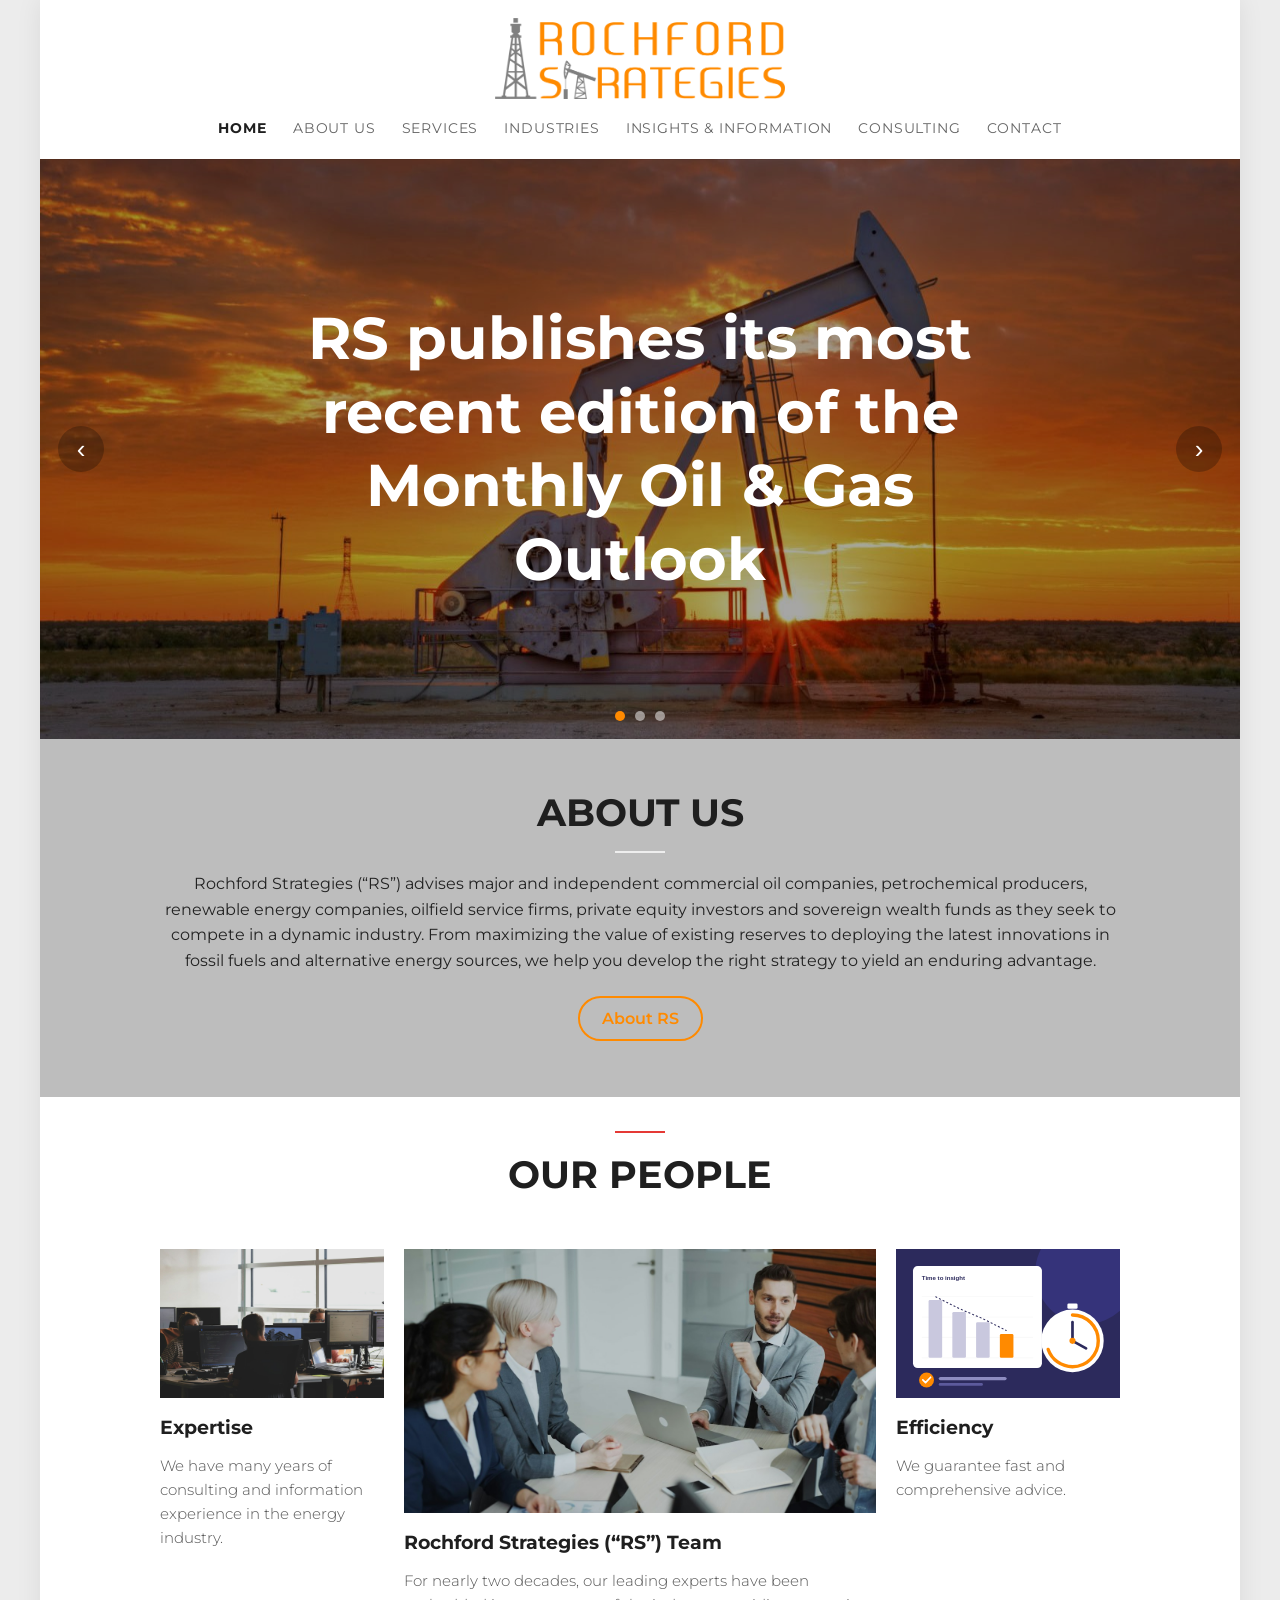
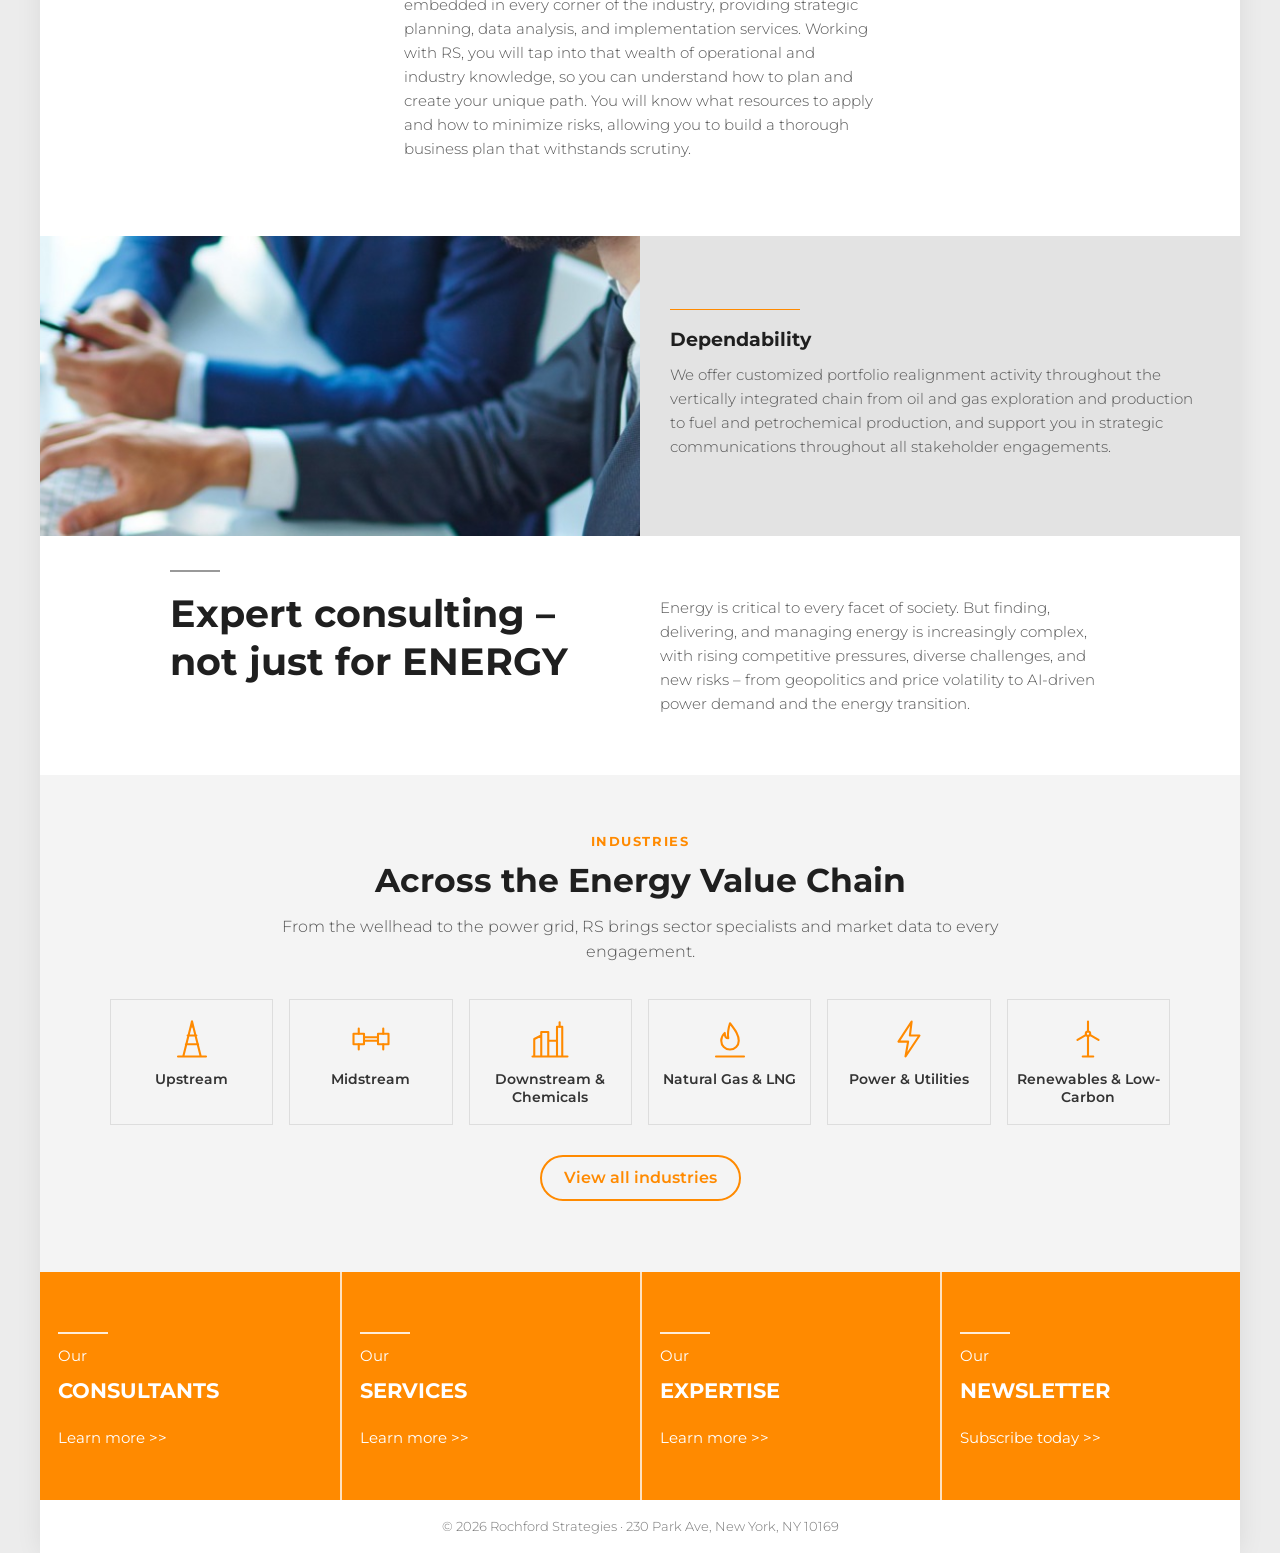
<file: index.html>
<!DOCTYPE html>
<html lang="en">
<head>
  <meta charset="utf-8">
  <meta name="viewport" content="width=device-width, initial-scale=1">
  <title>Rochford Strategies | World-Class Energy Consulting</title>
  <meta name="description" content="Rochford Strategies (RS) provides world-class energy consulting and information services to oil and gas, petrochemical, renewable energy and utility companies and investors.">
  <link rel="icon" href="images/logo.png">
  <link rel="preconnect" href="https://fonts.googleapis.com">
  <link rel="preconnect" href="https://fonts.gstatic.com" crossorigin>
  <link href="https://fonts.googleapis.com/css2?family=Montserrat:wght@300;400;500;600;700&display=swap" rel="stylesheet">
  <link rel="stylesheet" href="css/style.css">
  <link rel="canonical" href="https://www.rochfordintl.com/">
  <script type="application/ld+json">
  {
    "@context": "https://schema.org",
    "@type": "ProfessionalService",
    "name": "Rochford Strategies",
    "alternateName": "RS",
    "url": "https://www.rochfordintl.com/",
    "logo": "https://www.rochfordintl.com/images/logo.png",
    "image": "https://www.rochfordintl.com/images/HomePage_3.jpg",
    "description": "Energy consulting and market intelligence for oil and gas, LNG, power, renewable energy companies and investors.",
    "address": {
      "@type": "PostalAddress",
      "streetAddress": "230 Park Ave",
      "addressLocality": "New York",
      "addressRegion": "NY",
      "postalCode": "10169",
      "addressCountry": "US"
    },
    "areaServed": "Worldwide"
  }
  </script>
</head>
<body>
  <header class="site-header">
    <a href="index.html"><img class="logo" src="images/logo.png" alt="Rochford Strategies"></a>
    <nav class="main-nav" aria-label="Main">
      <ul>
        <li><a href="index.html" class="active" aria-current="page">Home</a></li>
        <li><a href="about.html">About Us</a></li>
        <li><a href="services.html">Services</a></li>
        <li><a href="industries.html">Industries</a></li>
        <li><a href="insights.html">Insights &amp; Information</a></li>
        <li><a href="consulting.html">Consulting</a></li>
        <li><a href="contact.html">Contact</a></li>
      </ul>
    </nav>
  </header>

  <main>
    <!-- Part A: slider -->
    <section class="slider" aria-roledescription="carousel" aria-label="Highlights" tabindex="0">
      <div class="slide" style="background-image:url('images/HomePage_1.jpg')">
        <div class="slide-content">
          <h2>RS publishes its most recent edition of the Monthly Oil &amp; Gas Outlook</h2>
        </div>
      </div>
      <div class="slide" style="background-image:url('images/HomePage_2.jpg')">
        <div class="slide-content">
          <h2 class="caps">&ldquo;Together we reach the goal&rdquo;</h2>
          <p>Let us put our expertise to work for you.</p>
        </div>
      </div>
      <div class="slide" style="background-image:url('images/HomePage_3.jpg')">
        <div class="slide-content">
          <h2>World-Class Energy Consulting and Information Services</h2>
        </div>
      </div>
      <button class="slider-arrow prev" type="button" aria-label="Previous slide">&#8249;</button>
      <button class="slider-arrow next" type="button" aria-label="Next slide">&#8250;</button>
      <div class="slider-dots"></div>
    </section>

    <!-- Part B: about us -->
    <section class="about">
      <div class="container">
        <h2>About Us</h2>
        <span class="rule center" style="background:#eee"></span>
        <p>Rochford Strategies (&ldquo;RS&rdquo;) advises major and independent commercial oil companies, petrochemical producers, renewable energy companies, oilfield service firms, private equity investors and sovereign wealth funds as they seek to compete in a dynamic industry. From maximizing the value of existing reserves to deploying the latest innovations in fossil fuels and alternative energy sources, we help you develop the right strategy to yield an enduring advantage.</p>
        <p style="margin-top:22px"><a class="btn-outline" href="about.html">About RS</a></p>
      </div>
    </section>

    <!-- Part C: our people -->
    <section class="people">
      <div class="container">
        <span class="rule center" style="background:#e53935"></span>
        <h2>Our People</h2>
        <div class="people-grid">
          <div>
            <img src="images/Home_Expertise.jpg" alt="Analysts working at multi-monitor workstations">
            <h3>Expertise</h3>
            <p>We have many years of consulting and information experience in the energy industry.</p>
          </div>
          <div class="wide">
            <img src="images/Home_Team.jpg" alt="Rochford Strategies team meeting around a table with laptops">
            <h3>Rochford Strategies (&ldquo;RS&rdquo;) Team</h3>
            <p>For nearly two decades, our leading experts have been embedded in every corner of the industry, providing strategic planning, data analysis, and implementation services. Working with RS, you will tap into that wealth of operational and industry knowledge, so you can understand how to plan and create your unique path. You will know what resources to apply and how to minimize risks, allowing you to build a thorough business plan that withstands scrutiny.</p>
          </div>
          <div>
            <img src="images/illus-efficiency.svg" alt="Illustration: a chart of shrinking time to insight and a stopwatch">
            <h3>Efficiency</h3>
            <p>We guarantee fast and comprehensive advice.</p>
          </div>
        </div>
      </div>
    </section>

    <!-- Part D: dependability -->
    <section class="split">
      <div class="media" style="background-image:url('images/Home_Dependability.jpg')" role="img" aria-label="Consultants working at a computer"></div>
      <div class="copy">
        <span class="rule"></span>
        <h3>Dependability</h3>
        <p>We offer customized portfolio realignment activity throughout the vertically integrated chain from oil and gas exploration and production to fuel and petrochemical production, and support you in strategic communications throughout all stakeholder engagements.</p>
      </div>
    </section>

    <!-- Part E: expert consulting -->
    <section class="expert">
      <div class="container">
        <div>
          <span class="rule grey"></span>
          <h2>Expert consulting &ndash; not just for ENERGY</h2>
        </div>
        <p>Energy is critical to every facet of society. But finding, delivering, and managing energy is increasingly complex, with rising competitive pressures, diverse challenges, and new risks &ndash; from geopolitics and price volatility to AI-driven power demand and the energy transition.</p>
      </div>
    </section>

    <!-- Industries we serve -->
    <section class="section alt">
      <div class="container">
        <div class="section-head center">
          <span class="kicker">Industries</span>
          <h2>Across the Energy Value Chain</h2>
          <p>From the wellhead to the power grid, RS brings sector specialists and market data to every engagement.</p>
        </div>
        <div class="industry-strip">
          <div><img src="images/icons/upstream.svg" alt="" width="42" height="42" style="margin:0 auto 10px"><span>Upstream</span></div>
          <div><img src="images/icons/midstream.svg" alt="" width="42" height="42" style="margin:0 auto 10px"><span>Midstream</span></div>
          <div><img src="images/icons/downstream.svg" alt="" width="42" height="42" style="margin:0 auto 10px"><span>Downstream &amp; Chemicals</span></div>
          <div><img src="images/icons/gas.svg" alt="" width="42" height="42" style="margin:0 auto 10px"><span>Natural Gas &amp; LNG</span></div>
          <div><img src="images/icons/power.svg" alt="" width="42" height="42" style="margin:0 auto 10px"><span>Power &amp; Utilities</span></div>
          <div><img src="images/icons/renewables.svg" alt="" width="42" height="42" style="margin:0 auto 10px"><span>Renewables &amp; Low-Carbon</span></div>
        </div>
        <p class="center"><a class="btn-outline" href="industries.html">View all industries</a></p>
      </div>
    </section>
  </main>

  <!-- Part F: footer -->
  <footer>
    <div class="footer-cols">
      <div class="footer-col"><span class="rule"></span><small>Our</small><h4>Consultants</h4><span class="link">Learn more &gt;&gt;</span></div>
      <div class="footer-col"><span class="rule"></span><small>Our</small><h4>Services</h4><span class="link">Learn more &gt;&gt;</span></div>
      <div class="footer-col"><span class="rule"></span><small>Our</small><h4>Expertise</h4><span class="link">Learn more &gt;&gt;</span></div>
      <div class="footer-col"><span class="rule"></span><small>Our</small><h4>Newsletter</h4><span class="link">Subscribe today &gt;&gt;</span></div>
    </div>
    <p class="copyright">&copy; 2026 Rochford Strategies &middot; 230 Park Ave, New York, NY 10169</p>
  </footer>

  <script src="js/main.js"></script>
</body>
</html>
</file>
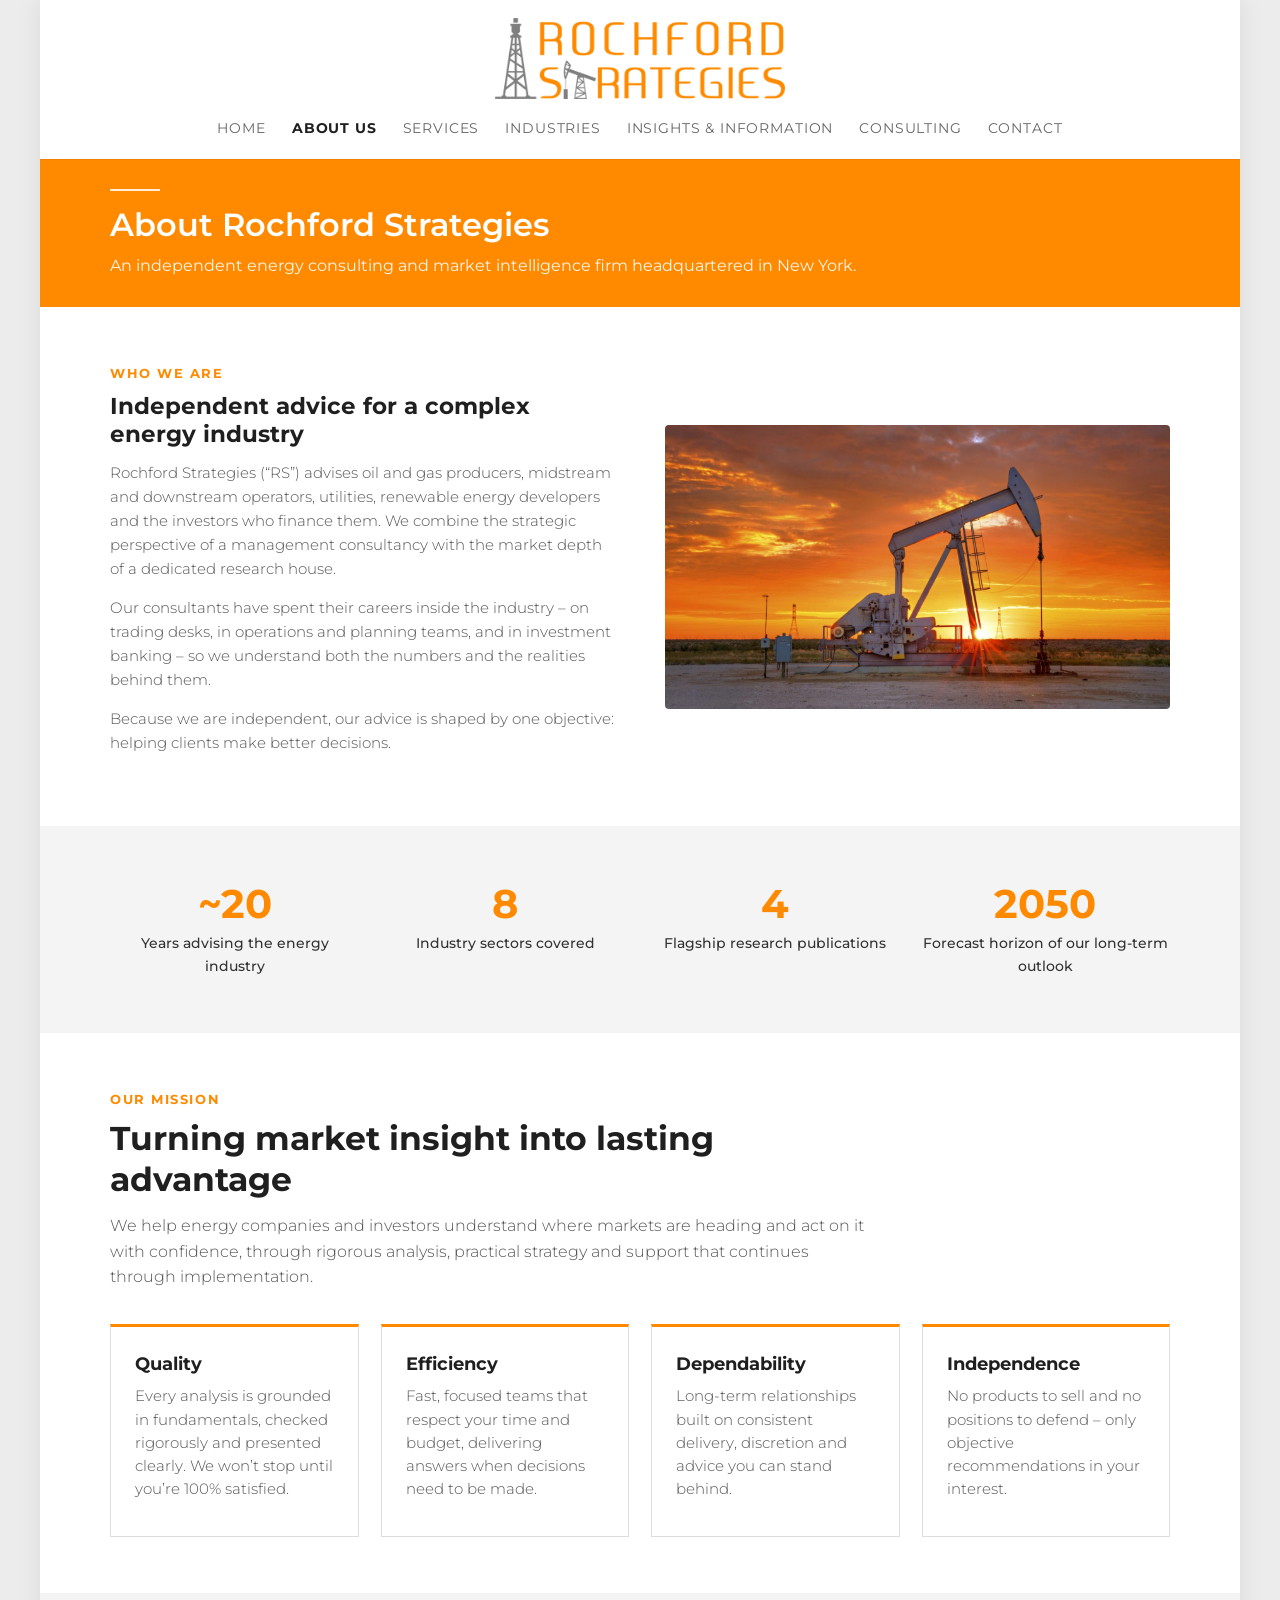
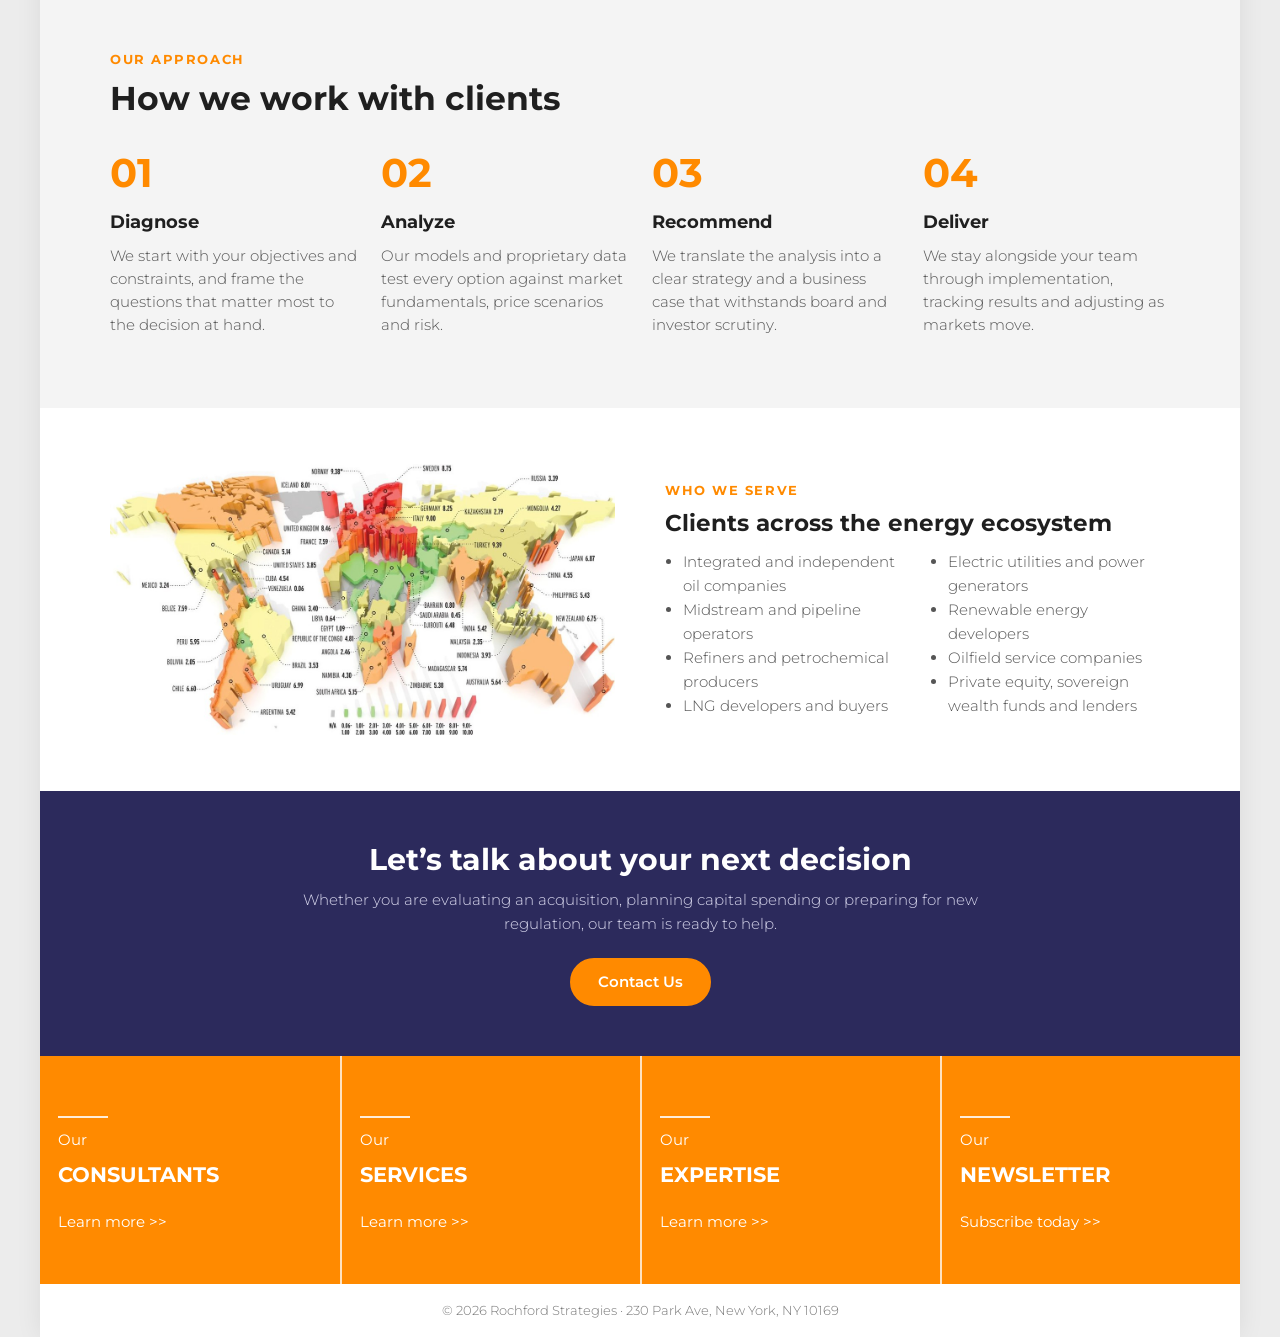
<file: about.html>
<!DOCTYPE html>
<html lang="en">
<head>
  <meta charset="utf-8">
  <meta name="viewport" content="width=device-width, initial-scale=1">
  <title>About Us | Rochford Strategies</title>
  <meta name="description" content="About Rochford Strategies: an independent energy consulting and market intelligence firm headquartered at 230 Park Ave, New York.">
  <link rel="icon" href="images/logo.png">
  <link rel="preconnect" href="https://fonts.googleapis.com">
  <link rel="preconnect" href="https://fonts.gstatic.com" crossorigin>
  <link href="https://fonts.googleapis.com/css2?family=Montserrat:wght@300;400;500;600;700&display=swap" rel="stylesheet">
  <link rel="stylesheet" href="css/style.css">
  <link rel="canonical" href="https://www.rochfordintl.com/about.html">
</head>
<body>
  <header class="site-header">
    <a href="index.html"><img class="logo" src="images/logo.png" alt="Rochford Strategies"></a>
    <nav class="main-nav" aria-label="Main">
      <ul>
        <li><a href="index.html">Home</a></li>
        <li><a href="about.html" class="active" aria-current="page">About Us</a></li>
        <li><a href="services.html">Services</a></li>
        <li><a href="industries.html">Industries</a></li>
        <li><a href="insights.html">Insights &amp; Information</a></li>
        <li><a href="consulting.html">Consulting</a></li>
        <li><a href="contact.html">Contact</a></li>
      </ul>
    </nav>
  </header>

  <main>
    <section class="banner">
      <div class="container">
        <span class="rule white"></span>
        <h1>About Rochford Strategies</h1>
        <p class="banner-sub">An independent energy consulting and market intelligence firm headquartered in New York.</p>
      </div>
    </section>

    <!-- Who we are -->
    <section class="section">
      <div class="container two-col">
        <div>
          <span class="kicker">Who We Are</span>
          <h2>Independent advice for a complex energy industry</h2>
          <p>Rochford Strategies (&ldquo;RS&rdquo;) advises oil and gas producers, midstream and downstream operators, utilities, renewable energy developers and the investors who finance them. We combine the strategic perspective of a management consultancy with the market depth of a dedicated research house.</p>
          <p>Our consultants have spent their careers inside the industry &ndash; on trading desks, in operations and planning teams, and in investment banking &ndash; so we understand both the numbers and the realities behind them.</p>
          <p>Because we are independent, our advice is shaped by one objective: helping clients make better decisions.</p>
        </div>
        <img src="images/HomePage_1.jpg" alt="Offshore oil platform at sunset">
      </div>
    </section>

    <!-- By the numbers -->
    <section class="section alt">
      <div class="container">
        <div class="stats">
          <div class="stat"><strong>~20</strong><span>Years advising the energy industry</span></div>
          <div class="stat"><strong>8</strong><span>Industry sectors covered</span></div>
          <div class="stat"><strong>4</strong><span>Flagship research publications</span></div>
          <div class="stat"><strong>2050</strong><span>Forecast horizon of our long-term outlook</span></div>
        </div>
      </div>
    </section>

    <!-- Mission and values -->
    <section class="section">
      <div class="container">
        <div class="section-head">
          <span class="kicker">Our Mission</span>
          <h2>Turning market insight into lasting advantage</h2>
          <p>We help energy companies and investors understand where markets are heading and act on it with confidence, through rigorous analysis, practical strategy and support that continues through implementation.</p>
        </div>
        <div class="grid-4">
          <div class="tile"><h3>Quality</h3><p>Every analysis is grounded in fundamentals, checked rigorously and presented clearly. We won&rsquo;t stop until you&rsquo;re 100% satisfied.</p></div>
          <div class="tile"><h3>Efficiency</h3><p>Fast, focused teams that respect your time and budget, delivering answers when decisions need to be made.</p></div>
          <div class="tile"><h3>Dependability</h3><p>Long-term relationships built on consistent delivery, discretion and advice you can stand behind.</p></div>
          <div class="tile"><h3>Independence</h3><p>No products to sell and no positions to defend &ndash; only objective recommendations in your interest.</p></div>
        </div>
      </div>
    </section>

    <!-- Approach -->
    <section class="section alt">
      <div class="container">
        <div class="section-head">
          <span class="kicker">Our Approach</span>
          <h2>How we work with clients</h2>
        </div>
        <div class="steps">
          <div class="step"><h3>Diagnose</h3><p>We start with your objectives and constraints, and frame the questions that matter most to the decision at hand.</p></div>
          <div class="step"><h3>Analyze</h3><p>Our models and proprietary data test every option against market fundamentals, price scenarios and risk.</p></div>
          <div class="step"><h3>Recommend</h3><p>We translate the analysis into a clear strategy and a business case that withstands board and investor scrutiny.</p></div>
          <div class="step"><h3>Deliver</h3><p>We stay alongside your team through implementation, tracking results and adjusting as markets move.</p></div>
        </div>
      </div>
    </section>

    <!-- Who we serve -->
    <section class="section">
      <div class="container two-col">
        <img src="images/ServicePage_3.jpg" alt="World map of global gas markets">
        <div>
          <span class="kicker">Who We Serve</span>
          <h2>Clients across the energy ecosystem</h2>
          <div class="grid-3" style="grid-template-columns:1fr 1fr;gap:6px 24px">
            <ul style="margin:0;padding-left:18px">
              <li>Integrated and independent oil companies</li>
              <li>Midstream and pipeline operators</li>
              <li>Refiners and petrochemical producers</li>
              <li>LNG developers and buyers</li>
            </ul>
            <ul style="margin:0;padding-left:18px">
              <li>Electric utilities and power generators</li>
              <li>Renewable energy developers</li>
              <li>Oilfield service companies</li>
              <li>Private equity, sovereign wealth funds and lenders</li>
            </ul>
          </div>
        </div>
      </div>
    </section>

    <section class="cta">
      <h2>Let&rsquo;s talk about your next decision</h2>
      <p>Whether you are evaluating an acquisition, planning capital spending or preparing for new regulation, our team is ready to help.</p>
      <a class="btn-solid" href="contact.html">Contact Us</a>
    </section>
  </main>

  <footer>
    <div class="footer-cols">
      <div class="footer-col"><span class="rule"></span><small>Our</small><h4>Consultants</h4><span class="link">Learn more &gt;&gt;</span></div>
      <div class="footer-col"><span class="rule"></span><small>Our</small><h4>Services</h4><span class="link">Learn more &gt;&gt;</span></div>
      <div class="footer-col"><span class="rule"></span><small>Our</small><h4>Expertise</h4><span class="link">Learn more &gt;&gt;</span></div>
      <div class="footer-col"><span class="rule"></span><small>Our</small><h4>Newsletter</h4><span class="link">Subscribe today &gt;&gt;</span></div>
    </div>
    <p class="copyright">&copy; 2026 Rochford Strategies &middot; 230 Park Ave, New York, NY 10169</p>
  </footer>

  <script src="js/main.js"></script>
</body>
</html>
</file>
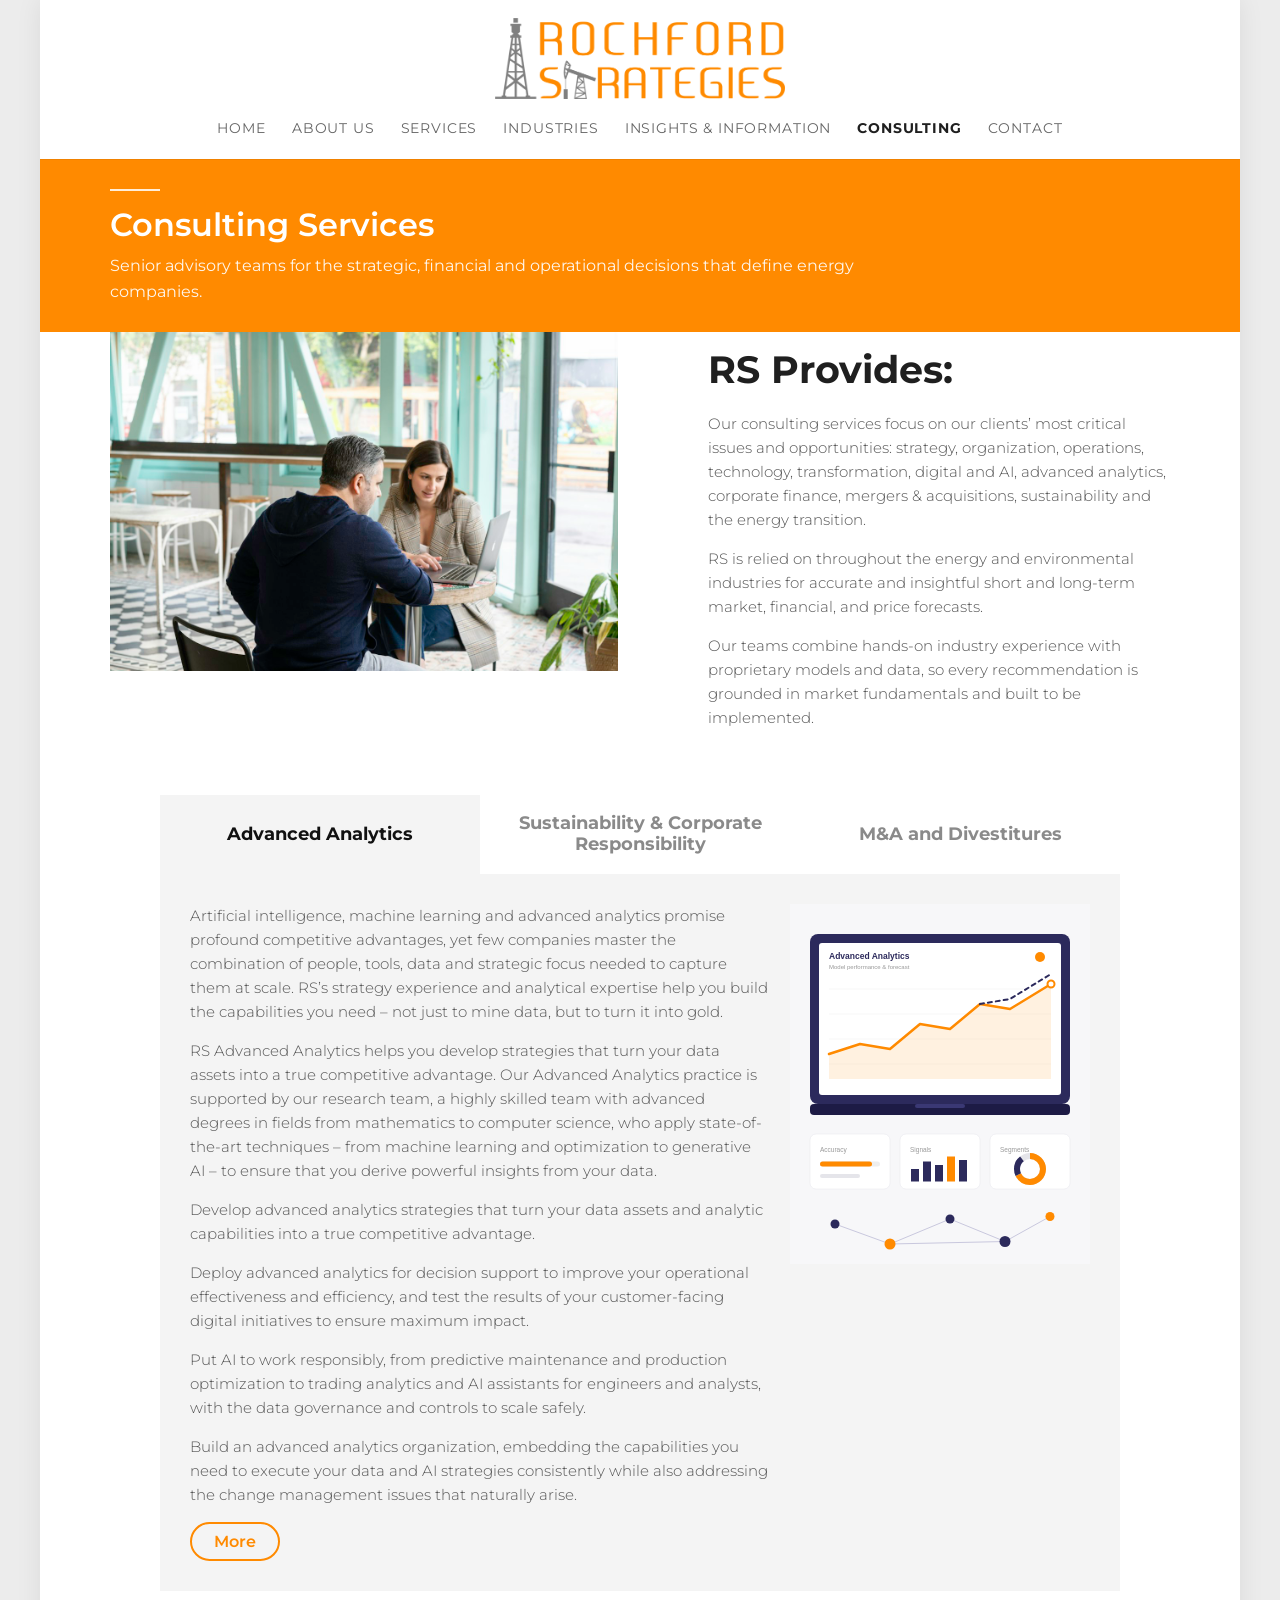
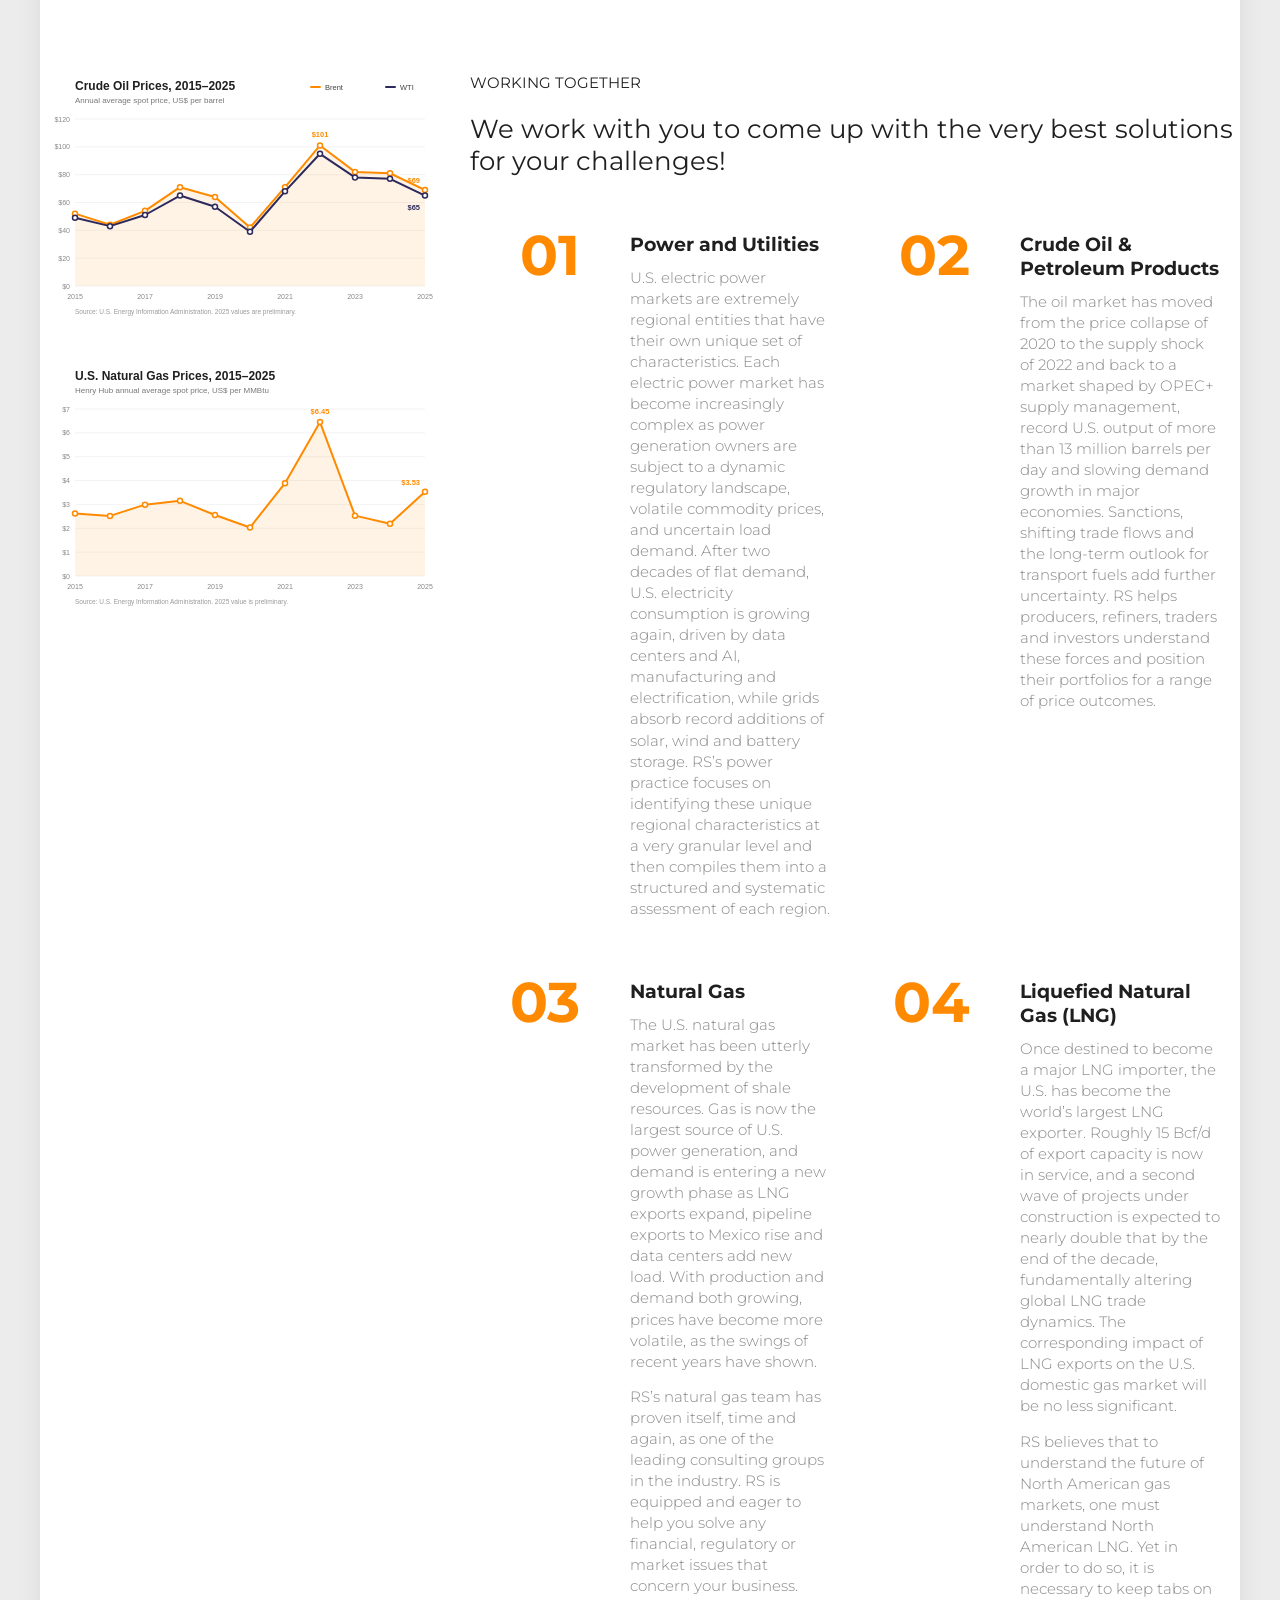
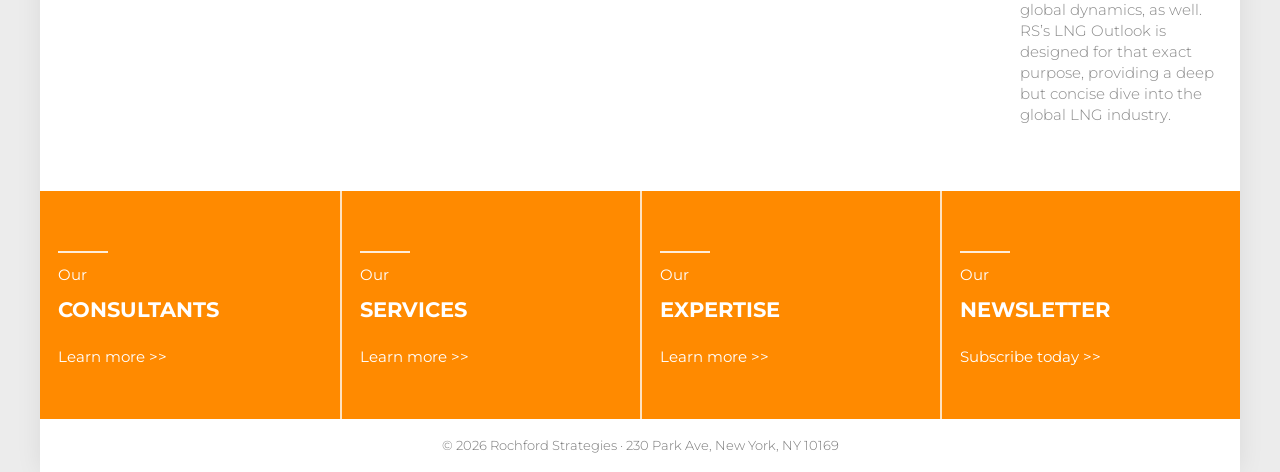
<file: consulting.html>
<!DOCTYPE html>
<html lang="en">
<head>
  <meta charset="utf-8">
  <meta name="viewport" content="width=device-width, initial-scale=1">
  <title>Consulting | Rochford Strategies</title>
  <meta name="description" content="RS consulting services: advanced analytics, sustainability and corporate responsibility, M&amp;A and divestitures, power and utilities, crude oil, natural gas and LNG.">
  <link rel="icon" href="images/logo.png">
  <link rel="preconnect" href="https://fonts.googleapis.com">
  <link rel="preconnect" href="https://fonts.gstatic.com" crossorigin>
  <link href="https://fonts.googleapis.com/css2?family=Montserrat:wght@300;400;500;600;700&display=swap" rel="stylesheet">
  <link rel="stylesheet" href="css/style.css">
  <link rel="canonical" href="https://www.rochfordintl.com/consulting.html">
</head>
<body>
  <header class="site-header">
    <a href="index.html"><img class="logo" src="images/logo.png" alt="Rochford Strategies"></a>
    <nav class="main-nav" aria-label="Main">
      <ul>
        <li><a href="index.html">Home</a></li>
        <li><a href="about.html">About Us</a></li>
        <li><a href="services.html">Services</a></li>
        <li><a href="industries.html">Industries</a></li>
        <li><a href="insights.html">Insights &amp; Information</a></li>
        <li><a href="consulting.html" class="active" aria-current="page">Consulting</a></li>
        <li><a href="contact.html">Contact</a></li>
      </ul>
    </nav>
  </header>

  <main>
    <section class="banner">
      <div class="container">
        <span class="rule white"></span>
        <h1>Consulting Services</h1>
        <p class="banner-sub">Senior advisory teams for the strategic, financial and operational decisions that define energy companies.</p>
      </div>
    </section>

    <!-- Part A: RS provides -->
    <section class="provide">
      <div class="container">
        <img src="images/ConsultingPage_0.jpg" alt="Two consultants reviewing work together at a laptop">
        <div>
          <h2>RS Provides:</h2>
          <p>Our consulting services focus on our clients&rsquo; most critical issues and opportunities: strategy, organization, operations, technology, transformation, digital and AI, advanced analytics, corporate finance, mergers &amp; acquisitions, sustainability and the energy transition.</p>
          <p>RS is relied on throughout the energy and environmental industries for accurate and insightful short and long-term market, financial, and price forecasts.</p>
          <p>Our teams combine hands-on industry experience with proprietary models and data, so every recommendation is grounded in market fundamentals and built to be implemented.</p>
        </div>
      </div>
    </section>

    <!-- Part B: three tabs -->
    <section class="container">
      <div class="htabs" data-tabs>
        <div role="tablist" aria-label="Consulting practices">
          <button class="htab" role="tab" id="t-aa" aria-controls="p-aa">Advanced Analytics</button>
          <button class="htab" role="tab" id="t-sus" aria-controls="p-sus">Sustainability &amp; Corporate Responsibility</button>
          <button class="htab" role="tab" id="t-ma" aria-controls="p-ma">M&amp;A and Divestitures</button>
        </div>

        <div class="hpanel" role="tabpanel" id="p-aa" aria-labelledby="t-aa">
          <div>
            <p>Artificial intelligence, machine learning and advanced analytics promise profound competitive advantages, yet few companies master the combination of people, tools, data and strategic focus needed to capture them at scale. RS&rsquo;s strategy experience and analytical expertise help you build the capabilities you need &ndash; not just to mine data, but to turn it into gold.</p>
            <p>RS Advanced Analytics helps you develop strategies that turn your data assets into a true competitive advantage. Our Advanced Analytics practice is supported by our research team, a highly skilled team with advanced degrees in fields from mathematics to computer science, who apply state-of-the-art techniques &ndash; from machine learning and optimization to generative AI &ndash; to ensure that you derive powerful insights from your data.</p>
            <p>Develop advanced analytics strategies that turn your data assets and analytic capabilities into a true competitive advantage.</p>
            <p>Deploy advanced analytics for decision support to improve your operational effectiveness and efficiency, and test the results of your customer-facing digital initiatives to ensure maximum impact.</p>
            <p>Put AI to work responsibly, from predictive maintenance and production optimization to trading analytics and AI assistants for engineers and analysts, with the data governance and controls to scale safely.</p>
            <p>Build an advanced analytics organization, embedding the capabilities you need to execute your data and AI strategies consistently while also addressing the change management issues that naturally arise.</p>
            <button class="btn-outline" type="button">More</button>
          </div>
          <img src="images/illus-analytics.svg" alt="Illustration: an analytics dashboard with a forecast chart, KPI cards and a data network">
        </div>

        <div class="hpanel" role="tabpanel" id="p-sus" aria-labelledby="t-sus" hidden>
          <div>
            <p>The normal rules of business don&rsquo;t stop when it comes to sustainability and corporate responsibility. As the energy transition accelerates and climate disclosure becomes standard, RS helps both private and public-sector companies embed those principles in the core of their strategy, operations and culture to make sustainability a source of ongoing and increasing value.</p>
            <p>Sustainability efforts should be anchored in business fundamentals, demonstrate a clear return on investment, and be firmly embedded within your strategy and operations. We can help you address critical issues related to sustainability strategy, the environmental and social impacts of operations, stakeholder engagement, and sustainability-related growth and cost opportunities. Our team specializes in helping you:</p>
            <p>Develop a sustainability strategy that addresses social, environmental and economic issues while focusing on the areas that are integral to your core business strategy and will achieve a positive material impact.</p>
            <p>Seize opportunities to make operations more sustainable, particularly for companies in resource-intensive industries. Reduce methane and flaring, electrify operations, evaluate carbon capture and low-carbon hydrogen, optimize the use of natural resources and make supply chains more efficient.</p>
            <p>Prepare for climate and sustainability reporting under evolving standards such as the ISSB, the EU&rsquo;s CSRD and state-level requirements in the U.S., with emissions data that is decision-useful and audit-ready.</p>
            <p>Pursue investment options that account for environmental, social and governance criteria. We help investors of all types, including private equity firms, sovereign wealth funds, investment funds and family offices, factor sustainability issues into their decisions.</p>
            <p>Organize for success in sustainability by addressing change management challenges and other potential barriers to results. Many companies fall short of their sustainability targets. We can help you deliver on yours by working with you on operating models and governance, impact metrics and incentives, leadership alignment and support, and creating a strong case for change.</p>
            <button class="btn-outline" type="button">More</button>
          </div>
          <img src="images/ConsultingPage_2.jpg" alt="Sustainability and purpose driving value: more growth, more trust, lower costs, less risk">
        </div>

        <div class="hpanel" role="tabpanel" id="p-ma" aria-labelledby="t-ma" hidden>
          <div>
            <p>The energy sector is in the midst of a historic wave of consolidation, from Permian Basin mega-mergers to portfolio reshaping by integrated majors and utilities. Use M&amp;A as an integral part of your global growth strategy, plan for opportunities long before they arrive, and build a repeatable acquisition model honed through frequent, continuous deal making. We can help you every step of the way to:</p>
            <p>Improve your odds of success by honing your M&amp;A strategy and objectives, developing your M&amp;A team and capability, and building a repeatable process.</p>
            <p>Take due diligence to the next level with a fact-based, rigorously quantified assessment that helps you ward off deal fever, spot synergies the market didn&rsquo;t see and prepare for integration long before the deal is inked.</p>
            <p>Capture maximum value from the deal with a battle-tested approach to integration that mitigates the many risks that can undercut a deal&rsquo;s anticipated synergies.</p>
            <p>Attain the highest possible return from divestitures by preparing the asset for sale, running a low-risk carve-out program and shaping the remaining business to thrive post-transaction. If you are considering a spin-off, we can help you develop the thesis, ensure robust spin-off and transaction planning, and set up both companies for success. RS can also help you build the internal capabilities you need to maximize the value of joint ventures and alliances.</p>
            <button class="btn-outline" type="button">More</button>
          </div>
          <img src="images/ConsultingPage_3.jpg" alt="Pro forma consolidated balance sheet model">
        </div>
      </div>
    </section>

    <!-- Part C: working together -->
    <section class="together">
      <div class="charts">
        <img src="images/chart-crude-oil.svg" alt="Chart: Brent and WTI annual average crude oil prices, 2015 to 2025; prices peaked in 2022 at about $101 (Brent) and $95 (WTI)">
        <img src="images/chart-henry-hub.svg" alt="Chart: Henry Hub annual average natural gas prices, 2015 to 2025; prices peaked at $6.45 per MMBtu in 2022">
      </div>
      <div>
        <p class="eyebrow-plain">Working Together</p>
        <h2>We work with you to come up with the very best solutions for your challenges!</h2>
        <div class="numbered">
          <div class="num-item">
            <div class="num">01</div>
            <div>
              <h3>Power and Utilities</h3>
              <p>U.S. electric power markets are extremely regional entities that have their own unique set of characteristics. Each electric power market has become increasingly complex as power generation owners are subject to a dynamic regulatory landscape, volatile commodity prices, and uncertain load demand. After two decades of flat demand, U.S. electricity consumption is growing again, driven by data centers and AI, manufacturing and electrification, while grids absorb record additions of solar, wind and battery storage. RS&rsquo;s power practice focuses on identifying these unique regional characteristics at a very granular level and then compiles them into a structured and systematic assessment of each region.</p>
            </div>
          </div>
          <div class="num-item">
            <div class="num">02</div>
            <div>
              <h3>Crude Oil &amp; Petroleum Products</h3>
              <p>The oil market has moved from the price collapse of 2020 to the supply shock of 2022 and back to a market shaped by OPEC+ supply management, record U.S. output of more than 13 million barrels per day and slowing demand growth in major economies. Sanctions, shifting trade flows and the long-term outlook for transport fuels add further uncertainty. RS helps producers, refiners, traders and investors understand these forces and position their portfolios for a range of price outcomes.</p>
            </div>
          </div>
          <div class="num-item">
            <div class="num">03</div>
            <div>
              <h3>Natural Gas</h3>
              <p>The U.S. natural gas market has been utterly transformed by the development of shale resources. Gas is now the largest source of U.S. power generation, and demand is entering a new growth phase as LNG exports expand, pipeline exports to Mexico rise and data centers add new load. With production and demand both growing, prices have become more volatile, as the swings of recent years have shown.</p>
              <p>RS&rsquo;s natural gas team has proven itself, time and again, as one of the leading consulting groups in the industry. RS is equipped and eager to help you solve any financial, regulatory or market issues that concern your business.</p>
            </div>
          </div>
          <div class="num-item">
            <div class="num">04</div>
            <div>
              <h3>Liquefied Natural Gas (LNG)</h3>
              <p>Once destined to become a major LNG importer, the U.S. has become the world&rsquo;s largest LNG exporter. Roughly 15 Bcf/d of export capacity is now in service, and a second wave of projects under construction is expected to nearly double that by the end of the decade, fundamentally altering global LNG trade dynamics. The corresponding impact of LNG exports on the U.S. domestic gas market will be no less significant.</p>
              <p>RS believes that to understand the future of North American gas markets, one must understand North American LNG. Yet in order to do so, it is necessary to keep tabs on global dynamics, as well. RS&rsquo;s LNG Outlook is designed for that exact purpose, providing a deep but concise dive into the global LNG industry.</p>
            </div>
          </div>
        </div>
      </div>
    </section>
  </main>

  <footer>
    <div class="footer-cols">
      <div class="footer-col"><span class="rule"></span><small>Our</small><h4>Consultants</h4><span class="link">Learn more &gt;&gt;</span></div>
      <div class="footer-col"><span class="rule"></span><small>Our</small><h4>Services</h4><span class="link">Learn more &gt;&gt;</span></div>
      <div class="footer-col"><span class="rule"></span><small>Our</small><h4>Expertise</h4><span class="link">Learn more &gt;&gt;</span></div>
      <div class="footer-col"><span class="rule"></span><small>Our</small><h4>Newsletter</h4><span class="link">Subscribe today &gt;&gt;</span></div>
    </div>
    <p class="copyright">&copy; 2026 Rochford Strategies &middot; 230 Park Ave, New York, NY 10169</p>
  </footer>

  <script src="js/main.js"></script>
</body>
</html>
</file>
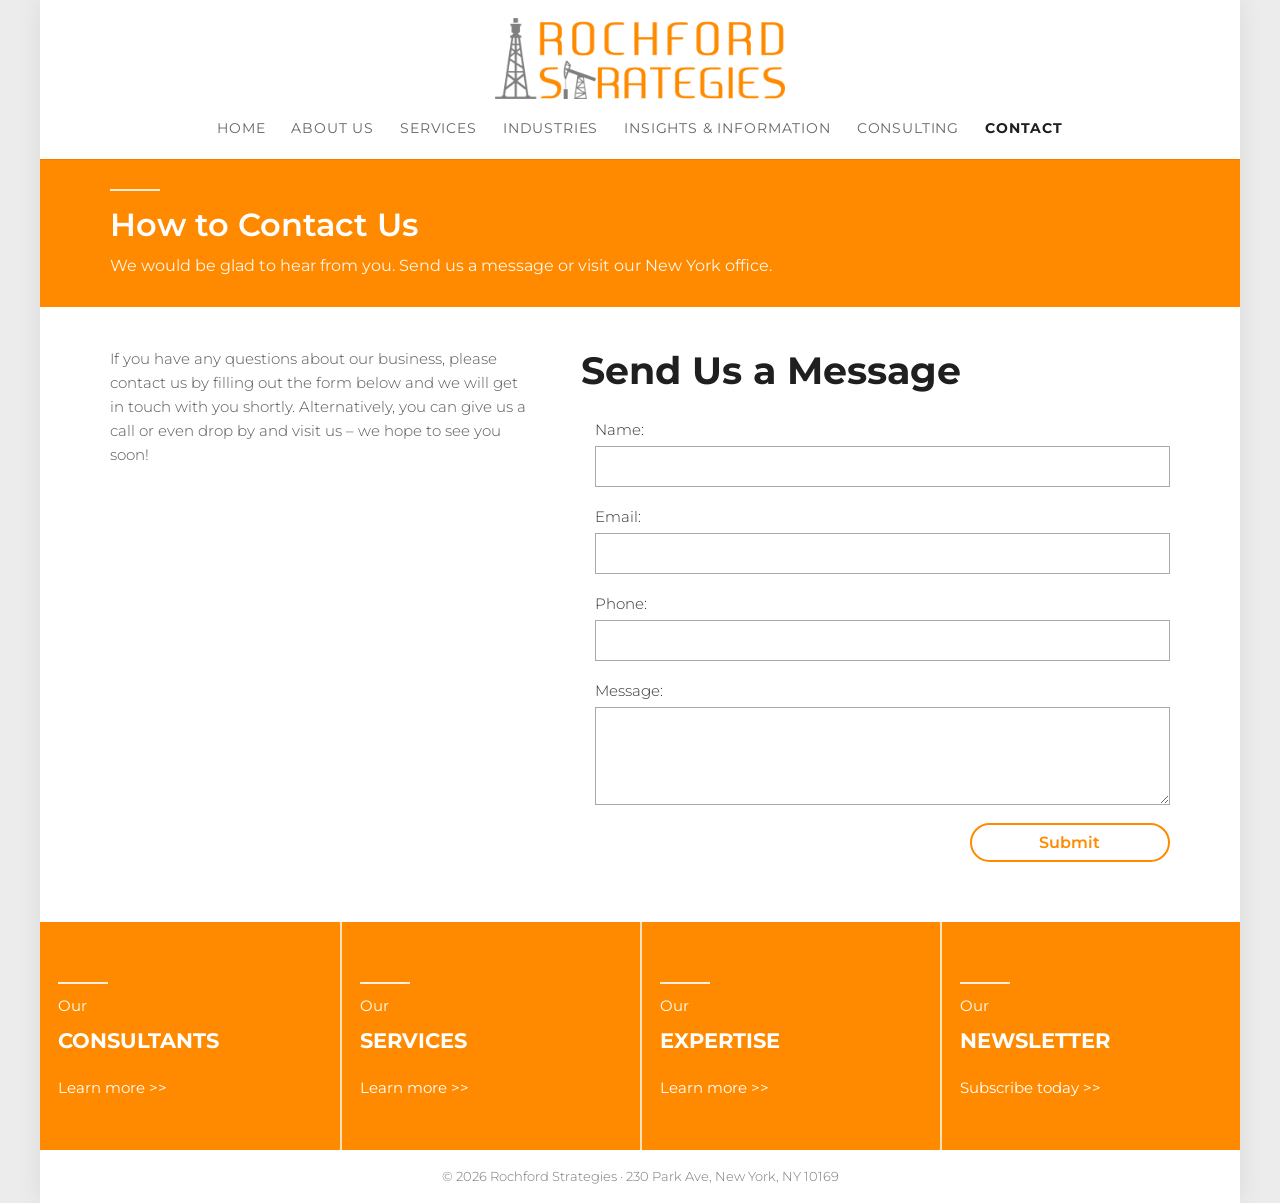
<file: contact.html>
<!DOCTYPE html>
<html lang="en">
<head>
  <meta charset="utf-8">
  <meta name="viewport" content="width=device-width, initial-scale=1">
  <title>Contact | Rochford Strategies</title>
  <meta name="description" content="Contact Rochford Strategies at 230 Park Ave, New York, NY 10169.">
  <link rel="icon" href="images/logo.png">
  <link rel="preconnect" href="https://fonts.googleapis.com">
  <link rel="preconnect" href="https://fonts.gstatic.com" crossorigin>
  <link href="https://fonts.googleapis.com/css2?family=Montserrat:wght@300;400;500;600;700&display=swap" rel="stylesheet">
  <link rel="stylesheet" href="css/style.css">
  <link rel="canonical" href="https://www.rochfordintl.com/contact.html">
</head>
<body>
  <header class="site-header">
    <a href="index.html"><img class="logo" src="images/logo.png" alt="Rochford Strategies"></a>
    <nav class="main-nav" aria-label="Main">
      <ul>
        <li><a href="index.html">Home</a></li>
        <li><a href="about.html">About Us</a></li>
        <li><a href="services.html">Services</a></li>
        <li><a href="industries.html">Industries</a></li>
        <li><a href="insights.html">Insights &amp; Information</a></li>
        <li><a href="consulting.html">Consulting</a></li>
        <li><a href="contact.html" class="active" aria-current="page">Contact</a></li>
      </ul>
    </nav>
  </header>

  <main>
    <section class="banner">
      <div class="container">
        <span class="rule white"></span>
        <h1>How to Contact Us</h1>
        <p class="banner-sub">We would be glad to hear from you. Send us a message or visit our New York office.</p>
      </div>
    </section>

    <section class="contact">
      <div class="container">
        <div>
          <p>If you have any questions about our business, please contact us by filling out the form below and we will get in touch with you shortly. Alternatively, you can give us a call or even drop by and visit us &ndash; we hope to see you soon!</p>
          <!-- <p class="address">230 Park Ave<br>New York, NY 10169</p> -->
          <iframe class="map" title="Map of 230 Park Ave, New York, NY 10169"
            src="https://www.google.com/maps/embed?origin=mfe&amp;pb=!1m12!1m8!1m3!1d6044.6716852187365!2d-73.9760668!3d40.7546356!3m2!1i1024!2i768!4f13.1!2m1!1sHelmsley+Building,+230+Park+Ave,+New+York,+NY+10169!6i16"
            loading="lazy" referrerpolicy="no-referrer-when-downgrade" allowfullscreen></iframe>
        </div>
        <div>
          <h2>Send Us a Message</h2>
          <form class="form" novalidate>
            <label for="name">Name:</label>
            <input id="name" name="name" type="text" autocomplete="name">
            <label for="email">Email:</label>
            <input id="email" name="email" type="email" autocomplete="email">
            <label for="phone">Phone:</label>
            <input id="phone" name="phone" type="tel" autocomplete="tel">
            <label for="message">Message:</label>
            <textarea id="message" name="message" rows="4"></textarea>
            <div class="actions">
              <button class="btn-outline" type="submit">Submit</button>
            </div>
          </form>
        </div>
      </div>
    </section>
  </main>

  <footer>
    <div class="footer-cols">
      <div class="footer-col"><span class="rule"></span><small>Our</small><h4>Consultants</h4><span class="link">Learn more &gt;&gt;</span></div>
      <div class="footer-col"><span class="rule"></span><small>Our</small><h4>Services</h4><span class="link">Learn more &gt;&gt;</span></div>
      <div class="footer-col"><span class="rule"></span><small>Our</small><h4>Expertise</h4><span class="link">Learn more &gt;&gt;</span></div>
      <div class="footer-col"><span class="rule"></span><small>Our</small><h4>Newsletter</h4><span class="link">Subscribe today &gt;&gt;</span></div>
    </div>
    <p class="copyright">&copy; 2026 Rochford Strategies &middot; 230 Park Ave, New York, NY 10169</p>
  </footer>

  <script src="js/main.js"></script>
</body>
</html>
</file>
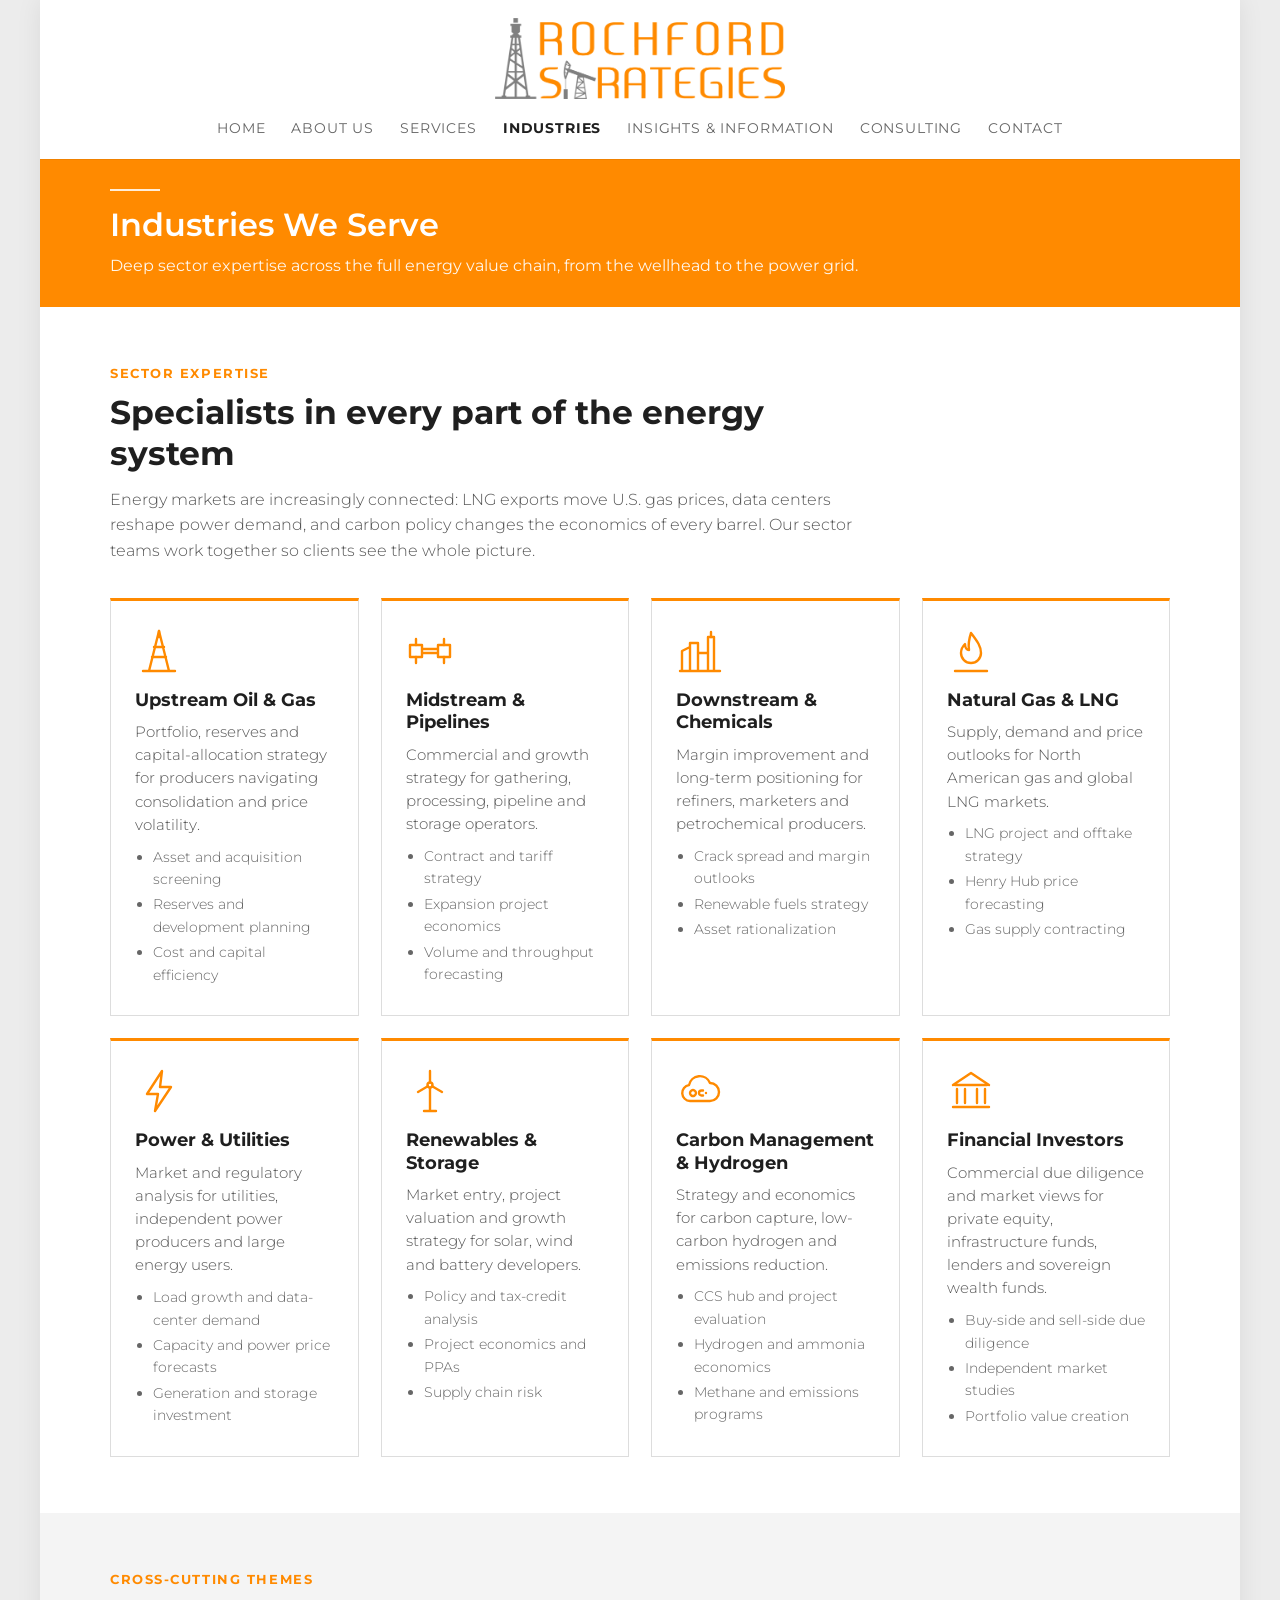
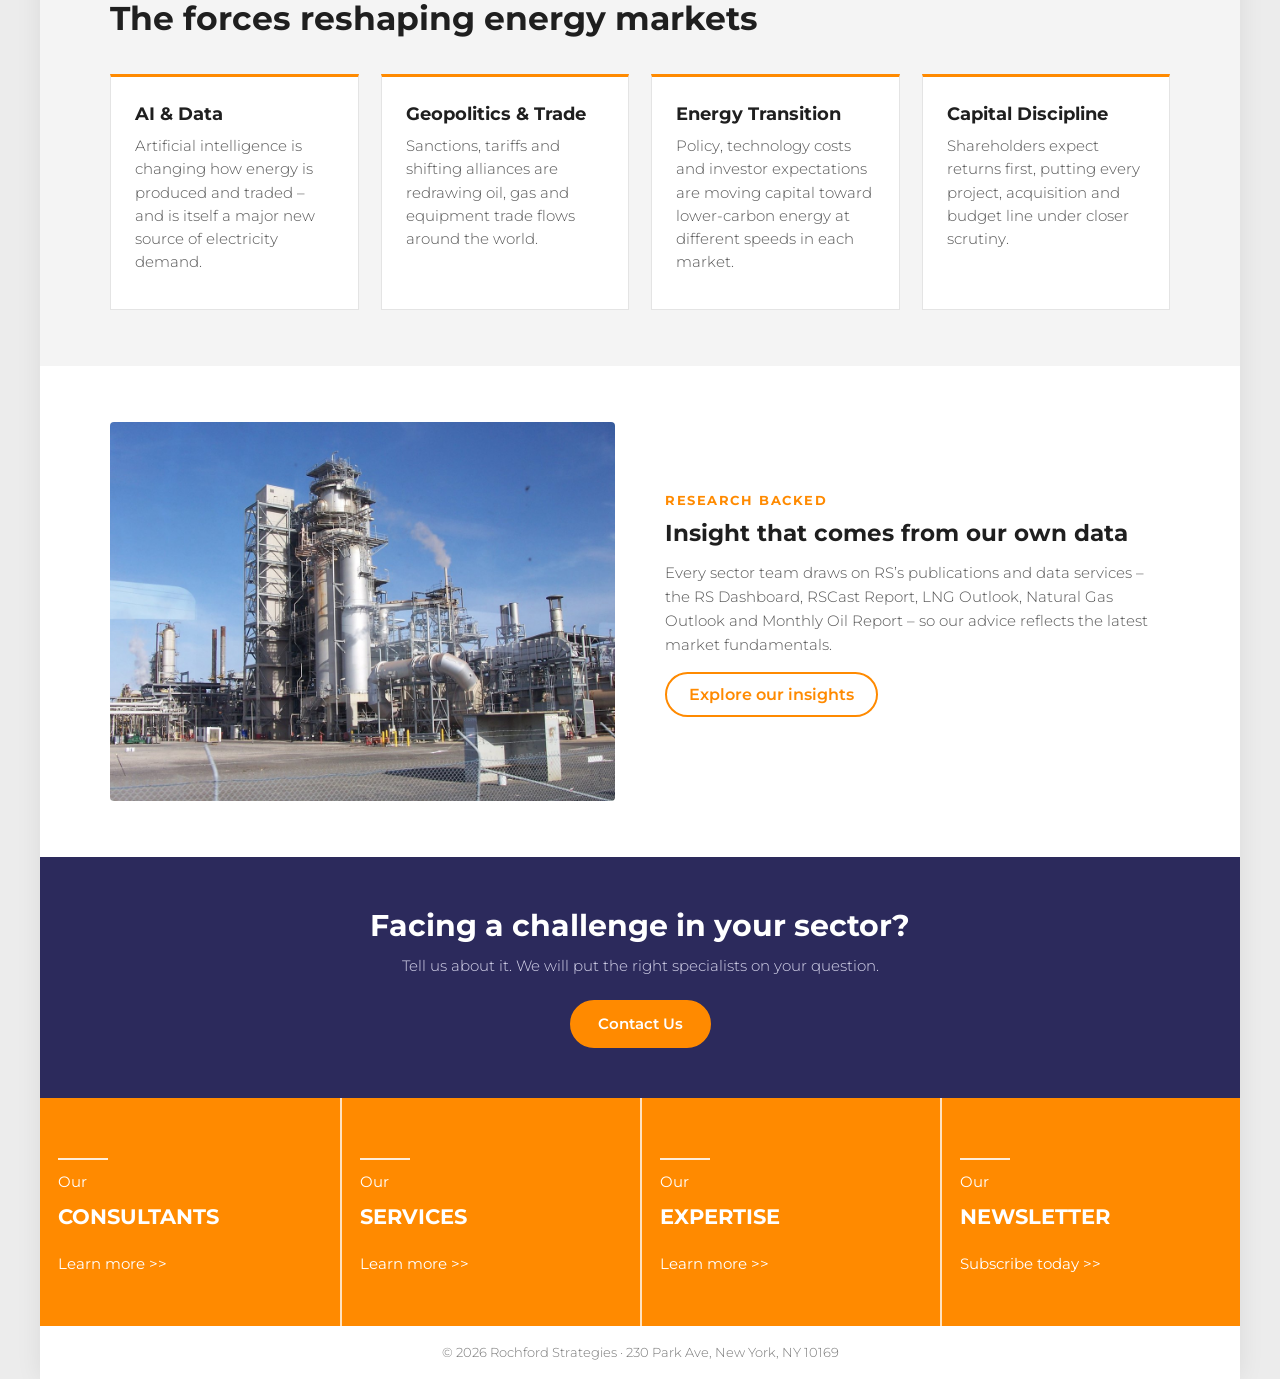
<file: industries.html>
<!DOCTYPE html>
<html lang="en">
<head>
  <meta charset="utf-8">
  <meta name="viewport" content="width=device-width, initial-scale=1">
  <title>Industries | Rochford Strategies</title>
  <meta name="description" content="Industries served by Rochford Strategies: upstream, midstream, downstream, natural gas and LNG, power and utilities, renewables, carbon management and financial investors.">
  <link rel="icon" href="images/logo.png">
  <link rel="preconnect" href="https://fonts.googleapis.com">
  <link rel="preconnect" href="https://fonts.gstatic.com" crossorigin>
  <link href="https://fonts.googleapis.com/css2?family=Montserrat:wght@300;400;500;600;700&display=swap" rel="stylesheet">
  <link rel="stylesheet" href="css/style.css">
  <link rel="canonical" href="https://www.rochfordintl.com/industries.html">
</head>
<body>
  <header class="site-header">
    <a href="index.html"><img class="logo" src="images/logo.png" alt="Rochford Strategies"></a>
    <nav class="main-nav" aria-label="Main">
      <ul>
        <li><a href="index.html">Home</a></li>
        <li><a href="about.html">About Us</a></li>
        <li><a href="services.html">Services</a></li>
        <li><a href="industries.html" class="active" aria-current="page">Industries</a></li>
        <li><a href="insights.html">Insights &amp; Information</a></li>
        <li><a href="consulting.html">Consulting</a></li>
        <li><a href="contact.html">Contact</a></li>
      </ul>
    </nav>
  </header>

  <main>
    <section class="banner">
      <div class="container">
        <span class="rule white"></span>
        <h1>Industries We Serve</h1>
        <p class="banner-sub">Deep sector expertise across the full energy value chain, from the wellhead to the power grid.</p>
      </div>
    </section>

    <section class="section">
      <div class="container">
        <div class="section-head">
          <span class="kicker">Sector Expertise</span>
          <h2>Specialists in every part of the energy system</h2>
          <p>Energy markets are increasingly connected: LNG exports move U.S. gas prices, data centers reshape power demand, and carbon policy changes the economics of every barrel. Our sector teams work together so clients see the whole picture.</p>
        </div>
        <div class="grid-4">
          <div class="tile">
            <img class="icon" src="images/icons/upstream.svg" alt="">
            <h3>Upstream Oil &amp; Gas</h3>
            <p>Portfolio, reserves and capital-allocation strategy for producers navigating consolidation and price volatility.</p>
            <ul><li>Asset and acquisition screening</li><li>Reserves and development planning</li><li>Cost and capital efficiency</li></ul>
          </div>
          <div class="tile">
            <img class="icon" src="images/icons/midstream.svg" alt="">
            <h3>Midstream &amp; Pipelines</h3>
            <p>Commercial and growth strategy for gathering, processing, pipeline and storage operators.</p>
            <ul><li>Contract and tariff strategy</li><li>Expansion project economics</li><li>Volume and throughput forecasting</li></ul>
          </div>
          <div class="tile">
            <img class="icon" src="images/icons/downstream.svg" alt="">
            <h3>Downstream &amp; Chemicals</h3>
            <p>Margin improvement and long-term positioning for refiners, marketers and petrochemical producers.</p>
            <ul><li>Crack spread and margin outlooks</li><li>Renewable fuels strategy</li><li>Asset rationalization</li></ul>
          </div>
          <div class="tile">
            <img class="icon" src="images/icons/gas.svg" alt="">
            <h3>Natural Gas &amp; LNG</h3>
            <p>Supply, demand and price outlooks for North American gas and global LNG markets.</p>
            <ul><li>LNG project and offtake strategy</li><li>Henry Hub price forecasting</li><li>Gas supply contracting</li></ul>
          </div>
          <div class="tile">
            <img class="icon" src="images/icons/power.svg" alt="">
            <h3>Power &amp; Utilities</h3>
            <p>Market and regulatory analysis for utilities, independent power producers and large energy users.</p>
            <ul><li>Load growth and data-center demand</li><li>Capacity and power price forecasts</li><li>Generation and storage investment</li></ul>
          </div>
          <div class="tile">
            <img class="icon" src="images/icons/renewables.svg" alt="">
            <h3>Renewables &amp; Storage</h3>
            <p>Market entry, project valuation and growth strategy for solar, wind and battery developers.</p>
            <ul><li>Policy and tax-credit analysis</li><li>Project economics and PPAs</li><li>Supply chain risk</li></ul>
          </div>
          <div class="tile">
            <img class="icon" src="images/icons/carbon.svg" alt="">
            <h3>Carbon Management &amp; Hydrogen</h3>
            <p>Strategy and economics for carbon capture, low-carbon hydrogen and emissions reduction.</p>
            <ul><li>CCS hub and project evaluation</li><li>Hydrogen and ammonia economics</li><li>Methane and emissions programs</li></ul>
          </div>
          <div class="tile">
            <img class="icon" src="images/icons/investors.svg" alt="">
            <h3>Financial Investors</h3>
            <p>Commercial due diligence and market views for private equity, infrastructure funds, lenders and sovereign wealth funds.</p>
            <ul><li>Buy-side and sell-side due diligence</li><li>Independent market studies</li><li>Portfolio value creation</li></ul>
          </div>
        </div>
      </div>
    </section>

    <section class="section alt">
      <div class="container">
        <div class="section-head">
          <span class="kicker">Cross-Cutting Themes</span>
          <h2>The forces reshaping energy markets</h2>
        </div>
        <div class="grid-4">
          <div class="tile"><h3>AI &amp; Data</h3><p>Artificial intelligence is changing how energy is produced and traded &ndash; and is itself a major new source of electricity demand.</p></div>
          <div class="tile"><h3>Geopolitics &amp; Trade</h3><p>Sanctions, tariffs and shifting alliances are redrawing oil, gas and equipment trade flows around the world.</p></div>
          <div class="tile"><h3>Energy Transition</h3><p>Policy, technology costs and investor expectations are moving capital toward lower-carbon energy at different speeds in each market.</p></div>
          <div class="tile"><h3>Capital Discipline</h3><p>Shareholders expect returns first, putting every project, acquisition and budget line under closer scrutiny.</p></div>
        </div>
      </div>
    </section>

    <section class="section">
      <div class="container two-col">
        <img src="images/ServicePage_2.jpg" alt="Oil refinery towers">
        <div>
          <span class="kicker">Research Backed</span>
          <h2>Insight that comes from our own data</h2>
          <p>Every sector team draws on RS&rsquo;s publications and data services &ndash; the RS Dashboard, RSCast Report, LNG Outlook, Natural Gas Outlook and Monthly Oil Report &ndash; so our advice reflects the latest market fundamentals.</p>
          <p><a class="btn-outline" href="insights.html">Explore our insights</a></p>
        </div>
      </div>
    </section>

    <section class="cta">
      <h2>Facing a challenge in your sector?</h2>
      <p>Tell us about it. We will put the right specialists on your question.</p>
      <a class="btn-solid" href="contact.html">Contact Us</a>
    </section>
  </main>

  <footer>
    <div class="footer-cols">
      <div class="footer-col"><span class="rule"></span><small>Our</small><h4>Consultants</h4><span class="link">Learn more &gt;&gt;</span></div>
      <div class="footer-col"><span class="rule"></span><small>Our</small><h4>Services</h4><span class="link">Learn more &gt;&gt;</span></div>
      <div class="footer-col"><span class="rule"></span><small>Our</small><h4>Expertise</h4><span class="link">Learn more &gt;&gt;</span></div>
      <div class="footer-col"><span class="rule"></span><small>Our</small><h4>Newsletter</h4><span class="link">Subscribe today &gt;&gt;</span></div>
    </div>
    <p class="copyright">&copy; 2026 Rochford Strategies &middot; 230 Park Ave, New York, NY 10169</p>
  </footer>

  <script src="js/main.js"></script>
</body>
</html>
</file>
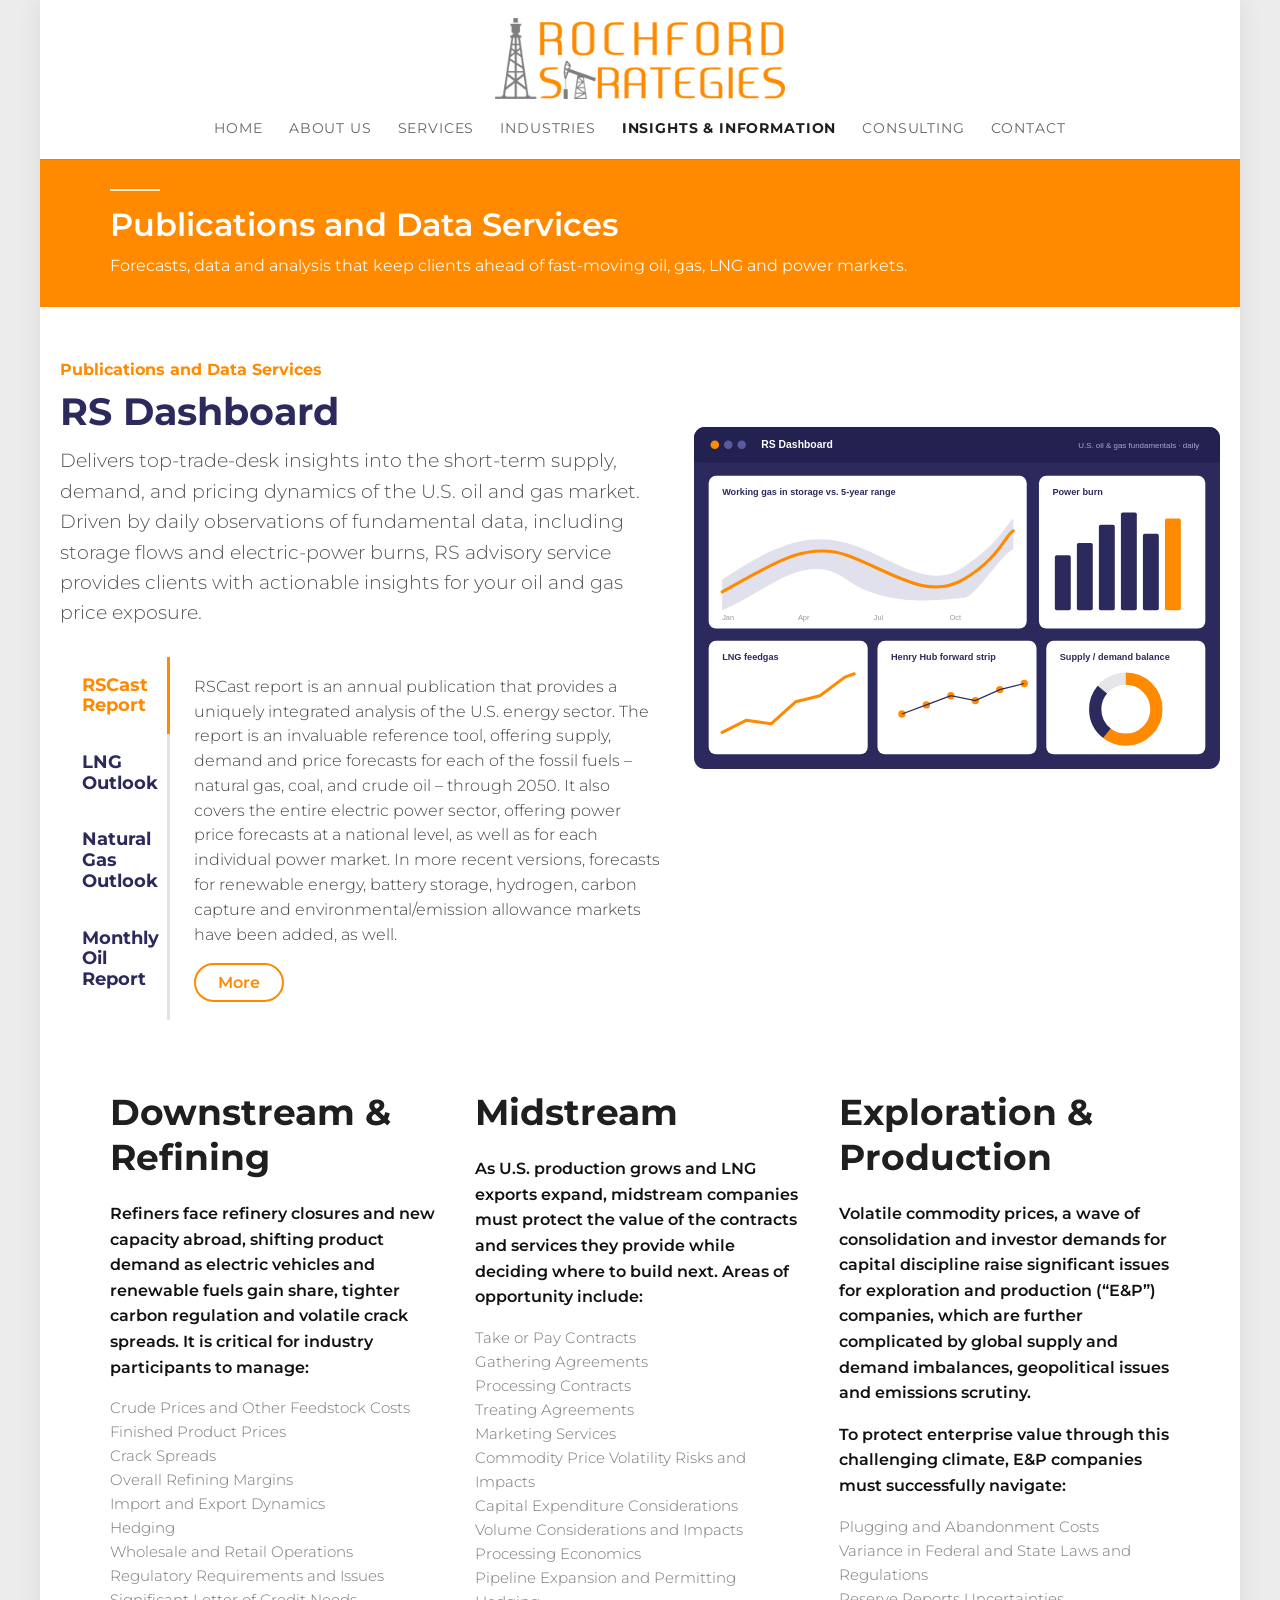
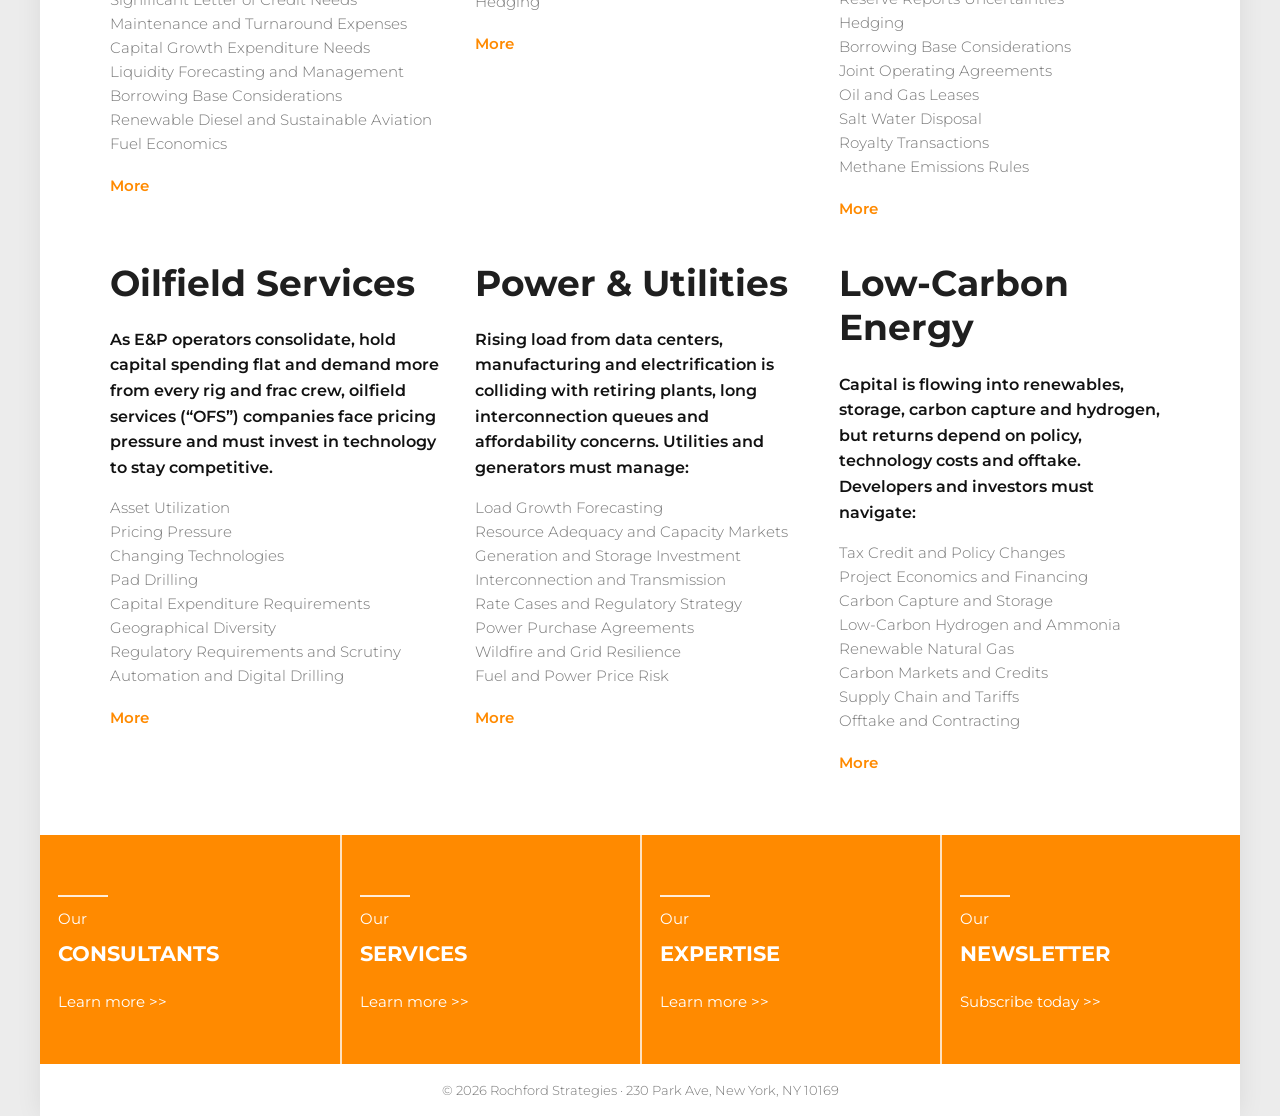
<file: insights.html>
<!DOCTYPE html>
<html lang="en">
<head>
  <meta charset="utf-8">
  <meta name="viewport" content="width=device-width, initial-scale=1">
  <title>Insights &amp; Information | Rochford Strategies</title>
  <meta name="description" content="RS publications and data services: RS Dashboard, RSCast Report, LNG Outlook, Natural Gas Outlook and Monthly Oil Report.">
  <link rel="icon" href="images/logo.png">
  <link rel="preconnect" href="https://fonts.googleapis.com">
  <link rel="preconnect" href="https://fonts.gstatic.com" crossorigin>
  <link href="https://fonts.googleapis.com/css2?family=Montserrat:wght@300;400;500;600;700&display=swap" rel="stylesheet">
  <link rel="stylesheet" href="css/style.css">
  <link rel="canonical" href="https://www.rochfordintl.com/insights.html">
</head>
<body>
  <header class="site-header">
    <a href="index.html"><img class="logo" src="images/logo.png" alt="Rochford Strategies"></a>
    <nav class="main-nav" aria-label="Main">
      <ul>
        <li><a href="index.html">Home</a></li>
        <li><a href="about.html">About Us</a></li>
        <li><a href="services.html">Services</a></li>
        <li><a href="industries.html">Industries</a></li>
        <li><a href="insights.html" class="active" aria-current="page">Insights &amp; Information</a></li>
        <li><a href="consulting.html">Consulting</a></li>
        <li><a href="contact.html">Contact</a></li>
      </ul>
    </nav>
  </header>

  <main>
    <!-- Part A -->
    <section class="banner">
      <div class="container">
        <span class="rule white"></span>
        <h1>Publications and Data Services</h1>
        <p class="banner-sub">Forecasts, data and analysis that keep clients ahead of fast-moving oil, gas, LNG and power markets.</p>
      </div>
    </section>

    <!-- Part B: RS Dashboard with tabs -->
    <section class="dashboard">
      <div class="container dashboard-grid">
        <div>
          <p class="eyebrow">Publications and Data Services</p>
          <h2>RS Dashboard</h2>
          <p class="lead">Delivers top-trade-desk insights into the short-term supply, demand, and pricing dynamics of the U.S. oil and gas market. Driven by daily observations of fundamental data, including storage flows and electric-power burns, RS advisory service provides clients with actionable insights for your oil and gas price exposure.</p>

          <div class="vtabs" data-tabs>
            <div role="tablist" aria-label="Publications" aria-orientation="vertical">
              <button class="vtab" role="tab" id="t-rscast" aria-controls="p-rscast">RSCast Report</button>
              <button class="vtab" role="tab" id="t-lng" aria-controls="p-lng">LNG Outlook</button>
              <button class="vtab" role="tab" id="t-gas" aria-controls="p-gas">Natural Gas Outlook</button>
              <button class="vtab" role="tab" id="t-oil" aria-controls="p-oil">Monthly Oil Report</button>
            </div>
            <div>
              <div class="vpanel" role="tabpanel" id="p-rscast" aria-labelledby="t-rscast">
                <p>RSCast report is an annual publication that provides a uniquely integrated analysis of the U.S. energy sector. The report is an invaluable reference tool, offering supply, demand and price forecasts for each of the fossil fuels &ndash; natural gas, coal, and crude oil &ndash; through 2050. It also covers the entire electric power sector, offering power price forecasts at a national level, as well as for each individual power market. In more recent versions, forecasts for renewable energy, battery storage, hydrogen, carbon capture and environmental/emission allowance markets have been added, as well.</p>
                <button class="btn-outline" type="button">More</button>
              </div>
              <div class="vpanel" role="tabpanel" id="p-lng" aria-labelledby="t-lng" hidden>
                <p>RS LNG Outlook offers subscribers a deep dive into the rapidly changing and often opaque global LNG industry. Special focus is given to the second wave of U.S. LNG export projects now under construction, but global issues &ndash; including shifting pricing dynamics &ndash; are explored in depth, as well. The Outlook includes short-term, country-by-country supply and demand forecasts, as well as insight into the main trends impacting each region. Subscribers also gain access to RS&rsquo;s comprehensive LNG cloud database, which includes detailed information on every existing, under construction, and proposed LNG import and export project in the world.</p>
                <button class="btn-outline" type="button">More</button>
              </div>
              <div class="vpanel" role="tabpanel" id="p-gas" aria-labelledby="t-gas" hidden>
                <p>Provides the outlook for gas supply and demand fundamentals, and prices, for the current year plus the next two years. Consists of four Quarterly Gas Reports and eight Monthly Gas Reports. The quarterly reports provide a comprehensive and granular assessment of the industry, which includes details such as a forecast of drilling activity.</p>
                <button class="btn-outline" type="button">More</button>
              </div>
              <div class="vpanel" role="tabpanel" id="p-oil" aria-labelledby="t-oil" hidden>
                <p>RS Petroleum Report provides RS&rsquo;s view of fundamentals for the global market, including supply, demand, trade and price, and is published monthly. On an annual basis, the report includes a comprehensive assessment and outlook for the current year and the next two years, with ten monthly updates, and one report consisting of a comprehensive 20-year outlook.</p>
                <button class="btn-outline" type="button">More</button>
              </div>
            </div>
          </div>
        </div>
        <img src="images/illus-rs-dashboard.svg" alt="Illustration of the RS Dashboard: storage versus the five-year range, power burn, LNG feedgas, Henry Hub forward strip and supply-demand balance">
      </div>
    </section>

    <!-- Part C: four sectors -->
    <section class="sectors">
      <div class="container sector-grid">
        <article class="sector">
          <h2>Downstream &amp; Refining</h2>
          <p class="lead">Refiners face refinery closures and new capacity abroad, shifting product demand as electric vehicles and renewable fuels gain share, tighter carbon regulation and volatile crack spreads. It is critical for industry participants to manage:</p>
          <ul>
            <li>Crude Prices and Other Feedstock Costs</li>
            <li>Finished Product Prices</li>
            <li>Crack Spreads</li>
            <li>Overall Refining Margins</li>
            <li>Import and Export Dynamics</li>
            <li>Hedging</li>
            <li>Wholesale and Retail Operations</li>
            <li>Regulatory Requirements and Issues</li>
            <li>Significant Letter of Credit Needs</li>
            <li>Maintenance and Turnaround Expenses</li>
            <li>Capital Growth Expenditure Needs</li>
            <li>Liquidity Forecasting and Management</li>
            <li>Borrowing Base Considerations</li>
            <li>Renewable Diesel and Sustainable Aviation Fuel Economics</li>
          </ul>
          <span class="more-link">More</span>
        </article>
        <article class="sector">
          <h2>Midstream</h2>
          <p class="lead">As U.S. production grows and LNG exports expand, midstream companies must protect the value of the contracts and services they provide while deciding where to build next. Areas of opportunity include:</p>
          <ul>
            <li>Take or Pay Contracts</li>
            <li>Gathering Agreements</li>
            <li>Processing Contracts</li>
            <li>Treating Agreements</li>
            <li>Marketing Services</li>
            <li>Commodity Price Volatility Risks and Impacts</li>
            <li>Capital Expenditure Considerations</li>
            <li>Volume Considerations and Impacts</li>
            <li>Processing Economics</li>
            <li>Pipeline Expansion and Permitting</li>
            <li>Hedging</li>
          </ul>
          <span class="more-link">More</span>
        </article>
        <article class="sector">
          <h2>Exploration &amp; Production</h2>
          <p class="lead">Volatile commodity prices, a wave of consolidation and investor demands for capital discipline raise significant issues for exploration and production (&ldquo;E&amp;P&rdquo;) companies, which are further complicated by global supply and demand imbalances, geopolitical issues and emissions scrutiny.</p>
          <p class="lead">To protect enterprise value through this challenging climate, E&amp;P companies must successfully navigate:</p>
          <ul>
            <li>Plugging and Abandonment Costs</li>
            <li>Variance in Federal and State Laws and Regulations</li>
            <li>Reserve Reports Uncertainties</li>
            <li>Hedging</li>
            <li>Borrowing Base Considerations</li>
            <li>Joint Operating Agreements</li>
            <li>Oil and Gas Leases</li>
            <li>Salt Water Disposal</li>
            <li>Royalty Transactions</li>
            <li>Methane Emissions Rules</li>
          </ul>
          <span class="more-link">More</span>
        </article>
        <article class="sector">
          <h2>Oilfield Services</h2>
          <p class="lead">As E&amp;P operators consolidate, hold capital spending flat and demand more from every rig and frac crew, oilfield services (&ldquo;OFS&rdquo;) companies face pricing pressure and must invest in technology to stay competitive.</p>
          <ul>
            <li>Asset Utilization</li>
            <li>Pricing Pressure</li>
            <li>Changing Technologies</li>
            <li>Pad Drilling</li>
            <li>Capital Expenditure Requirements</li>
            <li>Geographical Diversity</li>
            <li>Regulatory Requirements and Scrutiny</li>
            <li>Automation and Digital Drilling</li>
          </ul>
          <span class="more-link">More</span>
        </article>
        <article class="sector">
          <h2>Power &amp; Utilities</h2>
          <p class="lead">Rising load from data centers, manufacturing and electrification is colliding with retiring plants, long interconnection queues and affordability concerns. Utilities and generators must manage:</p>
          <ul>
            <li>Load Growth Forecasting</li>
            <li>Resource Adequacy and Capacity Markets</li>
            <li>Generation and Storage Investment</li>
            <li>Interconnection and Transmission</li>
            <li>Rate Cases and Regulatory Strategy</li>
            <li>Power Purchase Agreements</li>
            <li>Wildfire and Grid Resilience</li>
            <li>Fuel and Power Price Risk</li>
          </ul>
          <span class="more-link">More</span>
        </article>
        <article class="sector">
          <h2>Low-Carbon Energy</h2>
          <p class="lead">Capital is flowing into renewables, storage, carbon capture and hydrogen, but returns depend on policy, technology costs and offtake. Developers and investors must navigate:</p>
          <ul>
            <li>Tax Credit and Policy Changes</li>
            <li>Project Economics and Financing</li>
            <li>Carbon Capture and Storage</li>
            <li>Low-Carbon Hydrogen and Ammonia</li>
            <li>Renewable Natural Gas</li>
            <li>Carbon Markets and Credits</li>
            <li>Supply Chain and Tariffs</li>
            <li>Offtake and Contracting</li>
          </ul>
          <span class="more-link">More</span>
        </article>
      </div>
    </section>
  </main>

  <footer>
    <div class="footer-cols">
      <div class="footer-col"><span class="rule"></span><small>Our</small><h4>Consultants</h4><span class="link">Learn more &gt;&gt;</span></div>
      <div class="footer-col"><span class="rule"></span><small>Our</small><h4>Services</h4><span class="link">Learn more &gt;&gt;</span></div>
      <div class="footer-col"><span class="rule"></span><small>Our</small><h4>Expertise</h4><span class="link">Learn more &gt;&gt;</span></div>
      <div class="footer-col"><span class="rule"></span><small>Our</small><h4>Newsletter</h4><span class="link">Subscribe today &gt;&gt;</span></div>
    </div>
    <p class="copyright">&copy; 2026 Rochford Strategies &middot; 230 Park Ave, New York, NY 10169</p>
  </footer>

  <script src="js/main.js"></script>
</body>
</html>
</file>
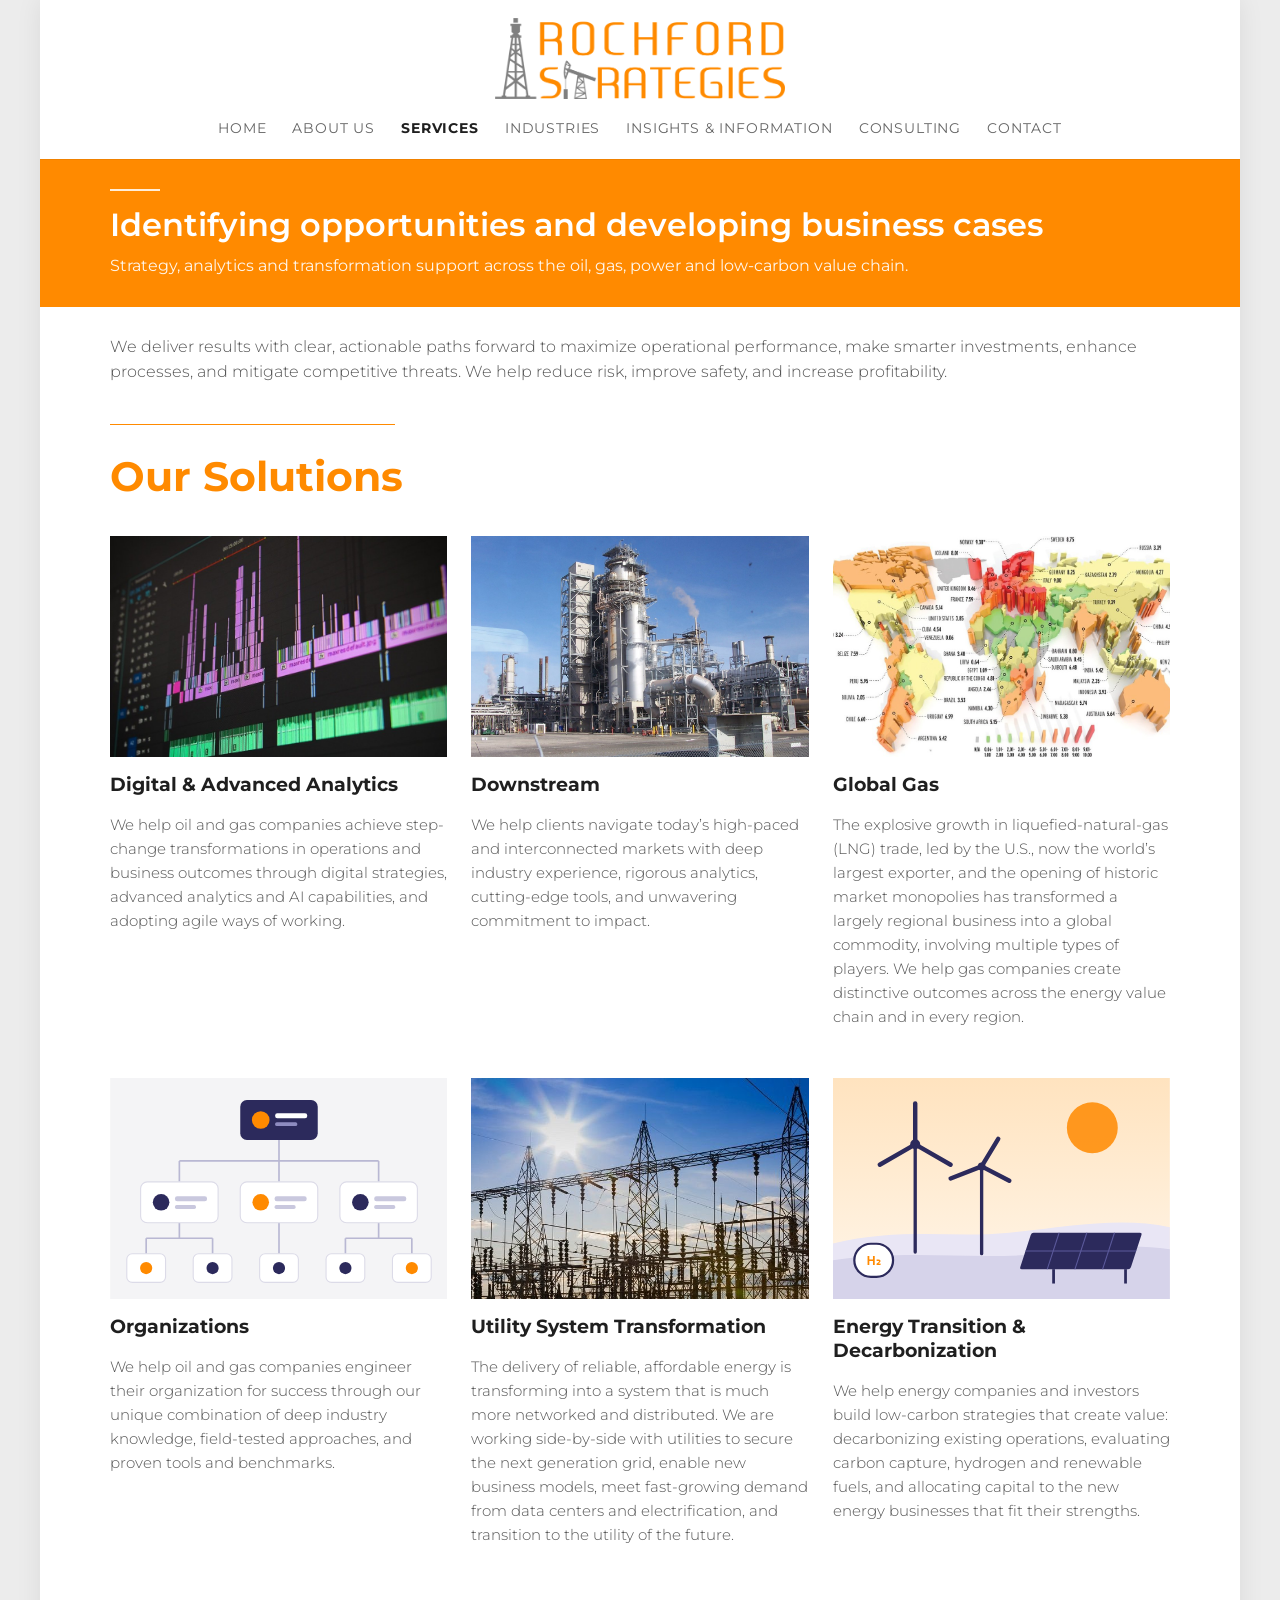
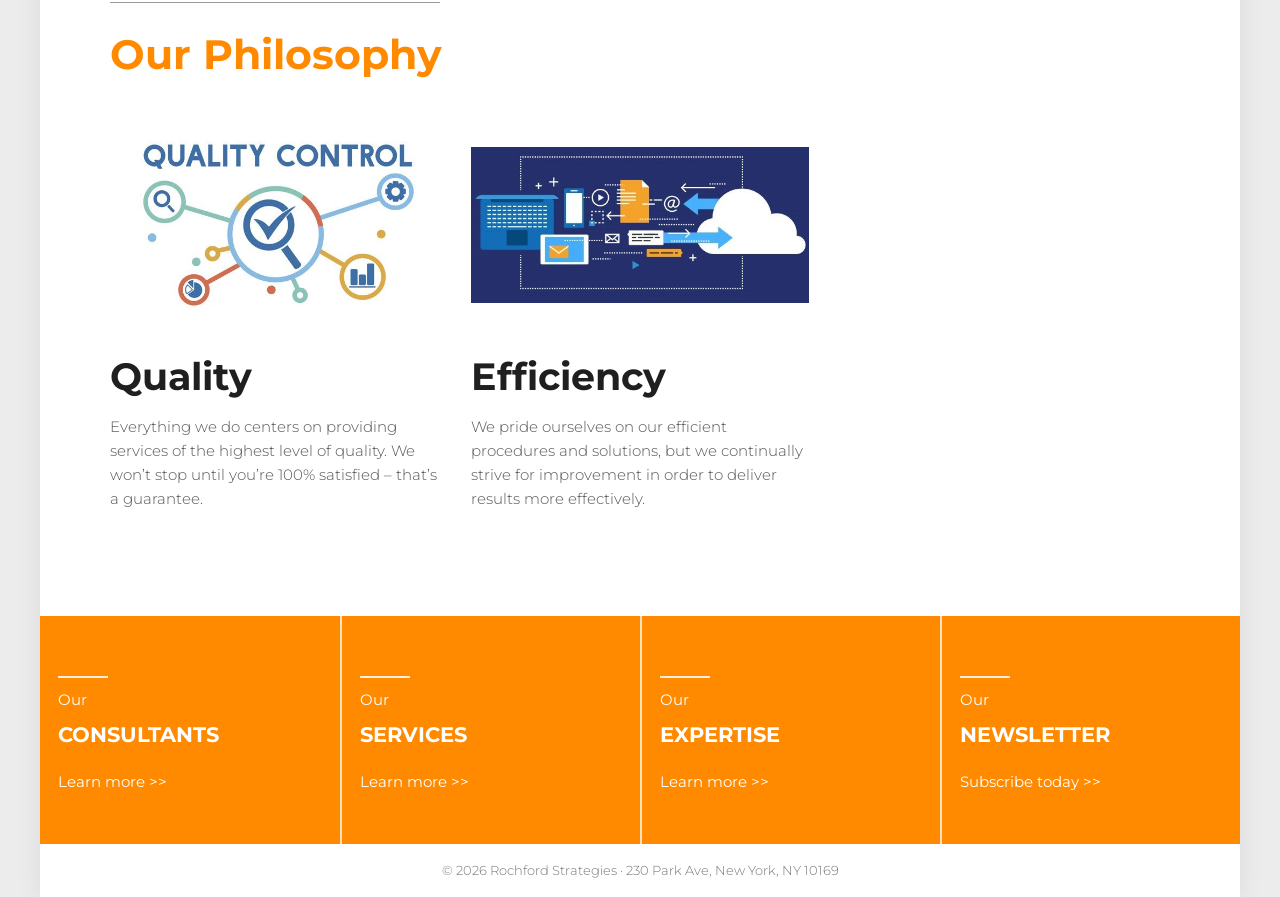
<file: services.html>
<!DOCTYPE html>
<html lang="en">
<head>
  <meta charset="utf-8">
  <meta name="viewport" content="width=device-width, initial-scale=1">
  <title>Services | Rochford Strategies</title>
  <meta name="description" content="Rochford Strategies helps energy companies identify opportunities and develop business cases: digital and advanced analytics, downstream, global gas, organization and utility system transformation.">
  <link rel="icon" href="images/logo.png">
  <link rel="preconnect" href="https://fonts.googleapis.com">
  <link rel="preconnect" href="https://fonts.gstatic.com" crossorigin>
  <link href="https://fonts.googleapis.com/css2?family=Montserrat:wght@300;400;500;600;700&display=swap" rel="stylesheet">
  <link rel="stylesheet" href="css/style.css">
  <link rel="canonical" href="https://www.rochfordintl.com/services.html">
</head>
<body>
  <header class="site-header">
    <a href="index.html"><img class="logo" src="images/logo.png" alt="Rochford Strategies"></a>
    <nav class="main-nav" aria-label="Main">
      <ul>
        <li><a href="index.html">Home</a></li>
        <li><a href="about.html">About Us</a></li>
        <li><a href="services.html" class="active" aria-current="page">Services</a></li>
        <li><a href="industries.html">Industries</a></li>
        <li><a href="insights.html">Insights &amp; Information</a></li>
        <li><a href="consulting.html">Consulting</a></li>
        <li><a href="contact.html">Contact</a></li>
      </ul>
    </nav>
  </header>

  <main>
    <!-- Part A -->
    <section class="banner">
      <div class="container">
        <span class="rule white"></span>
        <h1>Identifying opportunities and developing business cases</h1>
        <p class="banner-sub">Strategy, analytics and transformation support across the oil, gas, power and low-carbon value chain.</p>
      </div>
    </section>
    <section class="intro">
      <div class="container">
        <p>We deliver results with clear, actionable paths forward to maximize operational performance, make smarter investments, enhance processes, and mitigate competitive threats. We help reduce risk, improve safety, and increase profitability.</p>
      </div>
    </section>

    <!-- Part B: our solutions -->
    <section>
      <div class="container">
        <div class="section-title-wrap">
          <span class="rule" style="height:1px;margin-top:14px"></span>
          <h2 class="section-title" style="margin-top:0">Our Solutions</h2>
        </div>
        <div class="card-grid">
          <article class="card">
            <img src="images/ServicePage_1.jpg" alt="Analytics dashboard with colourful data bars">
            <h3>Digital &amp; Advanced Analytics</h3>
            <p>We help oil and gas companies achieve step-change transformations in operations and business outcomes through digital strategies, advanced analytics and AI capabilities, and adopting agile ways of working.</p>
          </article>
          <article class="card">
            <img src="images/ServicePage_2.jpg" alt="Oil refinery towers">
            <h3>Downstream</h3>
            <p>We help clients navigate today&rsquo;s high-paced and interconnected markets with deep industry experience, rigorous analytics, cutting-edge tools, and unwavering commitment to impact.</p>
          </article>
          <article class="card">
            <img src="images/ServicePage_3.jpg" alt="World map of global gas markets">
            <h3>Global Gas</h3>
            <p>The explosive growth in liquefied-natural-gas (LNG) trade, led by the U.S., now the world&rsquo;s largest exporter, and the opening of historic market monopolies has transformed a largely regional business into a global commodity, involving multiple types of players. We help gas companies create distinctive outcomes across the energy value chain and in every region.</p>
          </article>
          <article class="card">
            <img src="images/illus-organization.svg" alt="Illustration of an organization chart">
            <h3>Organizations</h3>
            <p>We help oil and gas companies engineer their organization for success through our unique combination of deep industry knowledge, field-tested approaches, and proven tools and benchmarks.</p>
          </article>
          <article class="card">
            <img src="images/ServicePage_5.jpg" alt="Electrical substation under a bright sun">
            <h3>Utility System Transformation</h3>
            <p>The delivery of reliable, affordable energy is transforming into a system that is much more networked and distributed. We are working side-by-side with utilities to secure the next generation grid, enable new business models, meet fast-growing demand from data centers and electrification, and transition to the utility of the future.</p>
          </article>
          <article class="card">
            <img src="images/illus-transition.svg" alt="Illustration of wind turbines, solar panels and a hydrogen tank">
            <h3>Energy Transition &amp; Decarbonization</h3>
            <p>We help energy companies and investors build low-carbon strategies that create value: decarbonizing existing operations, evaluating carbon capture, hydrogen and renewable fuels, and allocating capital to the new energy businesses that fit their strengths.</p>
          </article>
        </div>
      </div>
    </section>

    <!-- Part C: our philosophy -->
    <section class="philosophy">
      <div class="container">
        <div class="section-title-wrap">
          <span class="rule grey" style="height:1px"></span>
          <h2 class="section-title" style="margin-top:0">Our Philosophy</h2>
        </div>
        <div class="card-grid">
          <article class="card">
            <img src="images/ServicePage_6.jpg" alt="Quality control illustration">
            <h3>Quality</h3>
            <p>Everything we do centers on providing services of the highest level of quality. We won&rsquo;t stop until you&rsquo;re 100% satisfied &ndash; that&rsquo;s a guarantee.</p>
          </article>
          <article class="card">
            <img src="images/ServicePage_7.jpg" alt="Illustration of efficient digital workflows">
            <h3>Efficiency</h3>
            <p>We pride ourselves on our efficient procedures and solutions, but we continually strive for improvement in order to deliver results more effectively.</p>
          </article>
        </div>
      </div>
    </section>
  </main>

  <!-- Part D: footer -->
  <footer>
    <div class="footer-cols">
      <div class="footer-col"><span class="rule"></span><small>Our</small><h4>Consultants</h4><span class="link">Learn more &gt;&gt;</span></div>
      <div class="footer-col"><span class="rule"></span><small>Our</small><h4>Services</h4><span class="link">Learn more &gt;&gt;</span></div>
      <div class="footer-col"><span class="rule"></span><small>Our</small><h4>Expertise</h4><span class="link">Learn more &gt;&gt;</span></div>
      <div class="footer-col"><span class="rule"></span><small>Our</small><h4>Newsletter</h4><span class="link">Subscribe today &gt;&gt;</span></div>
    </div>
    <p class="copyright">&copy; 2026 Rochford Strategies &middot; 230 Park Ave, New York, NY 10169</p>
  </footer>

  <script src="js/main.js"></script>
</body>
</html>
</file>
<file: css/style.css>
/* Rochford Strategies — site styles
   Theme colour is taken from the logo orange (#FF8A00). */
:root {
  --orange: #ff8a00;
  --orange-dark: #e67a00;
  --ink: #1f1f1f;
  --text: #555;
  --muted: #777;
  --grey-band: #bdbdbd;
  --grey-light: #e3e3e3;
  --panel: #f4f4f4;
  --line: #ddd;
  --maxw: 1100px;
  --font: "Montserrat", "Helvetica Neue", Arial, sans-serif;
}

* { box-sizing: border-box; }
html { scroll-behavior: smooth; background: #ececec; }
/* Fixed-width page: the whole site sits in a centred 1200px column. */
body {
  max-width: 1200px;
  margin: 0 auto;
  box-shadow: 0 0 24px rgba(0,0,0,.08);
  min-height: 100vh;
  font-family: var(--font);
  font-weight: 300;
  color: var(--text);
  background: #fff;
  line-height: 1.6;
  font-size: 15px;
}
img { max-width: 100%; display: block; }
h1, h2, h3, h4 { color: var(--ink); font-weight: 700; line-height: 1.25; margin: 0 0 .6em; }
p { margin: 0 0 1em; }
.container { max-width: var(--maxw); margin: 0 auto; padding: 0 20px; }

/* Short decorative rule above headings */
.rule { display: block; width: 50px; height: 2px; background: var(--orange); margin-bottom: 18px; }
.rule.white { background: rgba(255,255,255,.85); }
.rule.grey { background: #999; }
.rule.center { margin-left: auto; margin-right: auto; }

/* ---------- Header ---------- */
.site-header { background: #fff; position: sticky; top: 0; z-index: 50; box-shadow: 0 1px 0 rgba(0,0,0,.06); }
.site-header .logo { display: block; width: 290px; max-width: 70%; margin: 0 auto; padding: 18px 0 8px; }
.main-nav ul { list-style: none; margin: 0; padding: 6px 0 16px; display: flex; flex-wrap: wrap; justify-content: center; gap: 4px 26px; }
.main-nav a {
  text-decoration: none; color: #666; text-transform: uppercase; letter-spacing: .06em;
  font-size: 14px; font-weight: 400; padding: 4px 0; display: inline-block;
}
.main-nav a:hover { color: var(--orange); }
.main-nav a.active { color: var(--ink); font-weight: 700; }
.nav-toggle { display: none; }

/* ---------- Page banner (orange) ---------- */
.banner { background: var(--orange); color: #fff; padding: 30px 0 28px; }
.banner .rule { margin-bottom: 14px; }
.banner h1 { color: #fff; font-size: clamp(24px, 2.6vw, 32px); margin: 0; font-weight: 600; }
.banner .banner-sub { color: rgba(255,255,255,.92); font-size: 16px; font-weight: 400; margin: 8px 0 0; max-width: 820px; }

/* ---------- Buttons ---------- */
.btn-outline {
  display: inline-block; border: 2px solid var(--orange); color: var(--orange); background: transparent;
  border-radius: 30px; padding: 8px 22px; font-family: var(--font); font-weight: 600; font-size: 16px;
  cursor: pointer; transition: background .2s, color .2s;
}
.btn-outline:hover { background: var(--orange); color: #fff; }
.more-link { display: inline-block; color: var(--orange); font-weight: 600; margin-top: 18px; cursor: default; }

/* ---------- Home: slider ---------- */
.slider { position: relative; height: clamp(360px, 48vw, 580px); overflow: hidden; background: #222; }
.slide {
  position: absolute; inset: 0; background-size: cover; background-position: center;
  display: flex; align-items: center; justify-content: center; text-align: center;
  opacity: 0; transition: opacity .8s ease; pointer-events: none;
}
.slide::before { content: ""; position: absolute; inset: 0; background: rgba(0,0,0,.35); }
.slide.active { opacity: 1; pointer-events: auto; }
.slide-content { position: relative; color: #fff; max-width: 900px; padding: 0 70px; }
.slide-content h2 { color: #fff; font-size: clamp(28px, 4.6vw, 62px); margin: 0; }
.slide-content h2.caps { text-transform: uppercase; }
.slide-content p { font-size: clamp(14px, 1.4vw, 19px); font-weight: 400; margin: 8px 0 0; }
.slider-arrow {
  position: absolute; top: 50%; transform: translateY(-50%); z-index: 3;
  background: rgba(0,0,0,.25); border: 0; color: #fff; width: 46px; height: 46px; border-radius: 50%;
  font-size: 26px; line-height: 1; cursor: pointer; display: flex; align-items: center; justify-content: center;
}
.slider-arrow:hover { background: var(--orange); }
.slider-arrow.prev { left: 18px; }
.slider-arrow.next { right: 18px; }
.slider-dots { position: absolute; bottom: 18px; left: 0; right: 0; display: flex; justify-content: center; gap: 10px; z-index: 3; }
.slider-dots button { width: 10px; height: 10px; border-radius: 50%; border: 0; background: rgba(255,255,255,.5); cursor: pointer; padding: 0; }
.slider-dots button.active { background: var(--orange); }

/* ---------- Home: about ---------- */
.about { background: var(--grey-band); text-align: center; padding: 50px 0 56px; color: #222; }
.about h2 { font-size: clamp(28px, 3vw, 40px); text-transform: uppercase; margin-bottom: 14px; }
.about p { max-width: 980px; margin: 0 auto; font-weight: 400; font-size: 16px; }

.people { padding: 34px 0 60px; }
.people > .container > h2 { text-align: center; font-size: clamp(28px, 3vw, 40px); text-transform: uppercase; margin-bottom: 50px; }
.people-grid { display: grid; grid-template-columns: 1fr 2.1fr 1fr; gap: 20px; align-items: start; max-width: 960px; margin: 0 auto; }
.people-grid img { width: 100%; aspect-ratio: 220 / 146; object-fit: cover; }
.people-grid .wide img { aspect-ratio: 460 / 258; }
.people-grid h3 { font-size: 19px; margin: 18px 0 14px; }
.people-grid p { font-size: 15px; }

.split { display: grid; grid-template-columns: 1fr 1fr; }
.split .media { min-height: 300px; background-size: cover; background-position: center; }
.split .copy { background: var(--grey-light); padding: 70px 30px 60px; display: flex; flex-direction: column; justify-content: center; }
.split .copy h3 { font-size: 19px; }
.split .copy .rule { width: 130px; height: 1px; }

.expert { padding: 34px 0 44px; }
.expert .container { display: grid; grid-template-columns: 1fr 1fr; gap: 40px; max-width: 980px; }
.expert h2 { font-size: clamp(28px, 3vw, 38px); margin: 0; }
.expert p { padding-top: 26px; }

/* ---------- Footer (four orange columns) ---------- */
.footer-cols { display: grid; grid-template-columns: repeat(4, 1fr); background: var(--orange); }
.footer-col { padding: 60px 18px 50px; color: #fff; border-left: 2px solid rgba(255,255,255,.75); }
.footer-col:first-child { border-left: 0; }
.footer-col .rule { background: rgba(255,255,255,.85); margin-bottom: 10px; }
.footer-col small { display: block; font-size: 15px; font-weight: 400; }
.footer-col h4 { color: #fff; font-size: 21px; text-transform: uppercase; margin: 10px 0 22px; }
.footer-col span.link { font-size: 15px; font-weight: 400; }
.copyright { text-align: center; font-size: 13px; color: var(--muted); padding: 16px 20px; margin: 0; background: #fff; }

/* ---------- Services ---------- */
.intro { padding: 28px 0 10px; }
.intro p { font-size: 15.5px; }
.section-title { color: var(--orange); font-size: clamp(30px, 3.2vw, 42px); margin: 30px 0 34px; display: inline-block; }
.section-title-wrap .rule { width: 285px; height: 1px; margin-bottom: 26px; }
.section-title-wrap .rule.grey { width: 330px; }
.card-grid { display: grid; grid-template-columns: repeat(3, 1fr); gap: 34px 24px; margin-bottom: 40px; align-items: end; }
.card-grid .card { align-self: start; }
.card img { width: 100%; aspect-ratio: 305 / 200; object-fit: cover; }
.card h3 { font-size: 19px; margin: 16px 0 16px; }
.card p { font-size: 15px; }
.philosophy { padding-bottom: 50px; }
.philosophy .card img { object-fit: contain; background: #fff; }
.philosophy .card h3 { font-size: clamp(28px, 3vw, 38px); margin: 18px 0 14px; }

/* ---------- Insights ---------- */
.dashboard { padding: 50px 0 40px; }
.dashboard .container { max-width: 1400px; }
.dashboard-grid { display: grid; grid-template-columns: 1.15fr 1fr; gap: 30px; align-items: start; }
.eyebrow { color: var(--orange); font-weight: 700; font-size: 16px; margin-bottom: 6px; }
.dashboard h2 { color: #2c2a5c; font-size: clamp(30px, 3vw, 40px); margin-bottom: 10px; }
.dashboard .lead { font-size: 19px; font-weight: 300; color: #555; }
.dashboard-grid > img { margin-top: 70px; }
.vtabs { display: grid; grid-template-columns: 110px 1fr; margin-top: 28px; }
.vtabs [role="tablist"] { display: flex; flex-direction: column; border-right: 3px solid var(--grey-light); }
.vtab {
  text-align: left; background: none; border: 0; border-right: 3px solid transparent; margin-right: -3px;
  padding: 18px 12px 18px 22px; font-family: var(--font); font-weight: 700; font-size: 18px; line-height: 1.15;
  color: #2c2a5c; cursor: pointer;
}
.vtab:hover { color: var(--orange); }
.vtab[aria-selected="true"] { color: var(--orange); border-right-color: var(--orange); }
.vpanel { padding: 18px 0 18px 24px; font-size: 15.5px; color: #444; }
.vpanel[hidden] { display: none; }

.sectors { padding: 30px 0 60px; }
.sector-grid { display: grid; grid-template-columns: repeat(3, 1fr); gap: 40px 34px; }
.sector h2 { font-size: clamp(28px, 2.8vw, 38px); }
.sector .lead { color: #111; font-weight: 600; font-size: 16px; }
.sector ul { list-style: none; padding: 0; margin: 0; color: #777; }
.sector li { margin: 0; }

/* ---------- Consulting ---------- */
.provide { padding: 0 0 50px; }
.provide .container { display: grid; grid-template-columns: 1.1fr 1fr; gap: 90px; align-items: start; }
.provide img { width: 100%; }
.provide h2 { font-size: clamp(30px, 3vw, 38px); margin: 14px 0 18px; }

.htabs { max-width: 960px; margin: 0 auto 60px; }
.htabs [role="tablist"] { display: grid; grid-template-columns: repeat(3, 1fr); }
.htab {
  background: #fff; border: 0; padding: 18px 16px; font-family: var(--font); font-weight: 700; font-size: 18px;
  color: #8a8a8a; cursor: pointer; line-height: 1.2;
}
.htab:hover { color: var(--orange); }
.htab[aria-selected="true"] { background: var(--panel); color: #111; }
.hpanel { background: var(--panel); padding: 30px; display: grid; grid-template-columns: 1fr 300px; gap: 22px; align-items: start; }
.hpanel[hidden] { display: none; }
.hpanel p { font-size: 15px; }
.hpanel img { width: 100%; }

.together { display: grid; grid-template-columns: 400px 1fr; gap: 30px; padding: 20px 0 50px; }
.together .charts { display: flex; flex-direction: column; gap: 40px; }
.together .charts img { width: 100%; }
.together .eyebrow-plain { text-transform: uppercase; font-size: 15px; color: #222; font-weight: 400; margin-bottom: 18px; }
.together h2 { font-weight: 400; font-size: clamp(20px, 2vw, 26px); margin-bottom: 50px; }
.numbered { display: grid; grid-template-columns: 1fr 1fr; gap: 40px 30px; max-width: 980px; padding-right: 20px; }
.num-item { display: grid; grid-template-columns: 140px 1fr; gap: 20px; }
.num-item .num { color: var(--orange); font-weight: 700; font-size: 56px; line-height: 1; text-align: right; padding-right: 30px; }
.num-item h3 { font-size: 19px; margin-top: 6px; }
.num-item p { font-size: 14.5px; color: #888; line-height: 1.45; }

/* ---------- Contact ---------- */
.contact { padding: 40px 0 60px; }
.contact .container { display: grid; grid-template-columns: 1fr 1.4fr; gap: 50px; }
.contact h2 { font-size: clamp(30px, 3vw, 40px); }
.map { width: 100%; height: 320px; border: 0; margin-top: 18px; }
.address { font-weight: 400; color: #333; }
.form label { display: block; margin: 0 0 4px 14px; color: #333; }
.form input, .form textarea {
  display: block; width: calc(100% - 14px); margin: 0 0 18px 14px; padding: 10px 12px; border: 1px solid #aaa;
  font-family: var(--font); font-size: 15px;
}
.form input:focus, .form textarea:focus { outline: 2px solid var(--orange); outline-offset: -1px; border-color: var(--orange); }
.form textarea { min-height: 80px; resize: vertical; }
.form .actions { text-align: right; }
.form .btn-outline { min-width: 200px; }
.form-note { color: var(--orange); font-weight: 500; text-align: right; min-height: 1.5em; margin-top: 10px; }

/* ---------- Shared content blocks (About, Industries, Home) ---------- */
.section { padding: 56px 0; }
.section.alt { background: var(--panel); }
.section-head { max-width: 760px; margin-bottom: 34px; }
.section-head.center { text-align: center; margin-left: auto; margin-right: auto; }
.section-head h2 { font-size: clamp(26px, 2.6vw, 34px); margin-bottom: 12px; }
.section-head p { font-size: 16px; }
.kicker { color: var(--orange); font-weight: 700; font-size: 13px; letter-spacing: .12em; text-transform: uppercase; margin-bottom: 8px; display: block; }
.two-col { display: grid; grid-template-columns: 1fr 1fr; gap: 50px; align-items: center; }
.two-col img { width: 100%; border-radius: 4px; }
.stats { display: grid; grid-template-columns: repeat(4, 1fr); gap: 20px; text-align: center; }
.stat strong { display: block; color: var(--orange); font-size: 40px; font-weight: 700; line-height: 1.1; }
.stat span { display: block; color: #333; font-weight: 500; font-size: 14px; margin-top: 6px; }
.grid-3 { display: grid; grid-template-columns: repeat(3, 1fr); gap: 26px; }
.grid-4 { display: grid; grid-template-columns: repeat(4, 1fr); gap: 22px; }
.tile { background: #fff; border: 1px solid var(--line); border-top: 3px solid var(--orange); padding: 26px 24px; }
.section.alt .tile { border-color: #e4e4e4; border-top-color: var(--orange); }
.tile h3 { font-size: 18px; margin-bottom: 10px; }
.tile p { font-size: 14.5px; margin-bottom: .6em; }
.tile ul { margin: 6px 0 0; padding-left: 18px; font-size: 14px; color: #666; }
.tile li { margin-bottom: 3px; }
.tile .icon { width: 48px; height: 48px; margin-bottom: 14px; }
.steps { display: grid; grid-template-columns: repeat(4, 1fr); gap: 24px; counter-reset: step; }
.step { position: relative; padding-top: 58px; }
.step::before { counter-increment: step; content: "0" counter(step); position: absolute; top: 0; left: 0; color: var(--orange); font-weight: 700; font-size: 40px; line-height: 1; }
.step h3 { font-size: 18px; }
.step p { font-size: 14.5px; }
.cta { background: #2c2a5c; color: #d9d8ee; text-align: center; padding: 50px 20px; }
.cta h2 { color: #fff; font-size: clamp(24px, 2.4vw, 30px); margin-bottom: 10px; }
.cta p { max-width: 680px; margin: 0 auto 22px; }
.btn-solid { display: inline-block; background: var(--orange); color: #fff; border-radius: 30px; padding: 10px 26px; font-weight: 600; text-decoration: none; font-size: 15px; border: 2px solid var(--orange); }
.btn-solid:hover { background: var(--orange-dark); border-color: var(--orange-dark); }
a.btn-outline { text-decoration: none; }
.industry-strip { display: grid; grid-template-columns: repeat(6, 1fr); gap: 16px; text-align: center; margin-bottom: 30px; }
.industry-strip div { padding: 18px 8px; border: 1px solid var(--line); }
.industry-strip svg { width: 42px; height: 42px; margin: 0 auto 10px; display: block; }
.industry-strip span { font-weight: 600; color: #333; font-size: 14px; line-height: 1.3; display: block; }
.center { text-align: center; }

/* ---------- Responsive ---------- */
@media (max-width: 900px) {
  .people-grid, .card-grid, .sector-grid { grid-template-columns: 1fr 1fr; }
  .people-grid .wide { grid-column: 1 / -1; order: -1; }
  .dashboard-grid, .provide .container, .together, .contact .container, .expert .container { grid-template-columns: 1fr; gap: 30px; }
  .dashboard-grid > img { margin-top: 0; }
  .together .charts { flex-direction: row; padding: 0 20px; }
  .together .charts img { width: 50%; }
  .together > div:last-child { padding: 0 20px; }
  .numbered { grid-template-columns: 1fr; padding-right: 0; }
  .footer-cols { grid-template-columns: 1fr 1fr; }
  .footer-col:nth-child(3) { border-left: 0; }
  .footer-col:nth-child(n+3) { border-top: 2px solid rgba(255,255,255,.75); }
  .hpanel { grid-template-columns: 1fr; }
  .expert p { padding-top: 0; }
  .two-col { grid-template-columns: 1fr; gap: 30px; }
  .grid-4, .stats, .steps { grid-template-columns: 1fr 1fr; }
  .grid-3 { grid-template-columns: 1fr 1fr; }
  .industry-strip { grid-template-columns: repeat(3, 1fr); }
}
@media (max-width: 640px) {
  body { font-size: 14.5px; }
  .site-header { position: relative; }
  .site-header .logo { width: 210px; }
  .main-nav ul { gap: 2px 18px; }
  .main-nav a { font-size: 13px; }
  .people-grid, .card-grid, .sector-grid, .split, .footer-cols { grid-template-columns: 1fr; }
  .footer-col { border-left: 0; border-top: 2px solid rgba(255,255,255,.75); padding: 34px 18px; }
  .footer-col:first-child { border-top: 0; }
  .split .copy { padding: 40px 20px; }
  .slide-content { padding: 0 56px; }
  .slider-arrow { width: 38px; height: 38px; font-size: 22px; }
  .slider-arrow.prev { left: 8px; }
  .slider-arrow.next { right: 8px; }
  .vtabs { grid-template-columns: 1fr; }
  .vtabs [role="tablist"] { flex-direction: row; flex-wrap: wrap; border-right: 0; border-bottom: 3px solid var(--grey-light); }
  .vtab { border-right: 0; border-bottom: 3px solid transparent; margin: 0 0 -3px; padding: 10px 12px; font-size: 15px; }
  .vtab[aria-selected="true"] { border-bottom-color: var(--orange); }
  .vpanel { padding: 18px 0; }
  .htabs [role="tablist"] { grid-template-columns: 1fr; }
  .hpanel { padding: 20px; }
  .num-item { grid-template-columns: 70px 1fr; gap: 10px; }
  .num-item .num { font-size: 40px; padding-right: 0; text-align: left; }
  .together .charts { flex-direction: column; }
  .together .charts img { width: 100%; }
  .form label, .form input, .form textarea { margin-left: 0; width: 100%; }
  .section-title-wrap .rule, .section-title-wrap .rule.grey { width: 160px; }
  .grid-3, .grid-4, .steps { grid-template-columns: 1fr; }
  .industry-strip { grid-template-columns: 1fr 1fr; }
}
</file>
